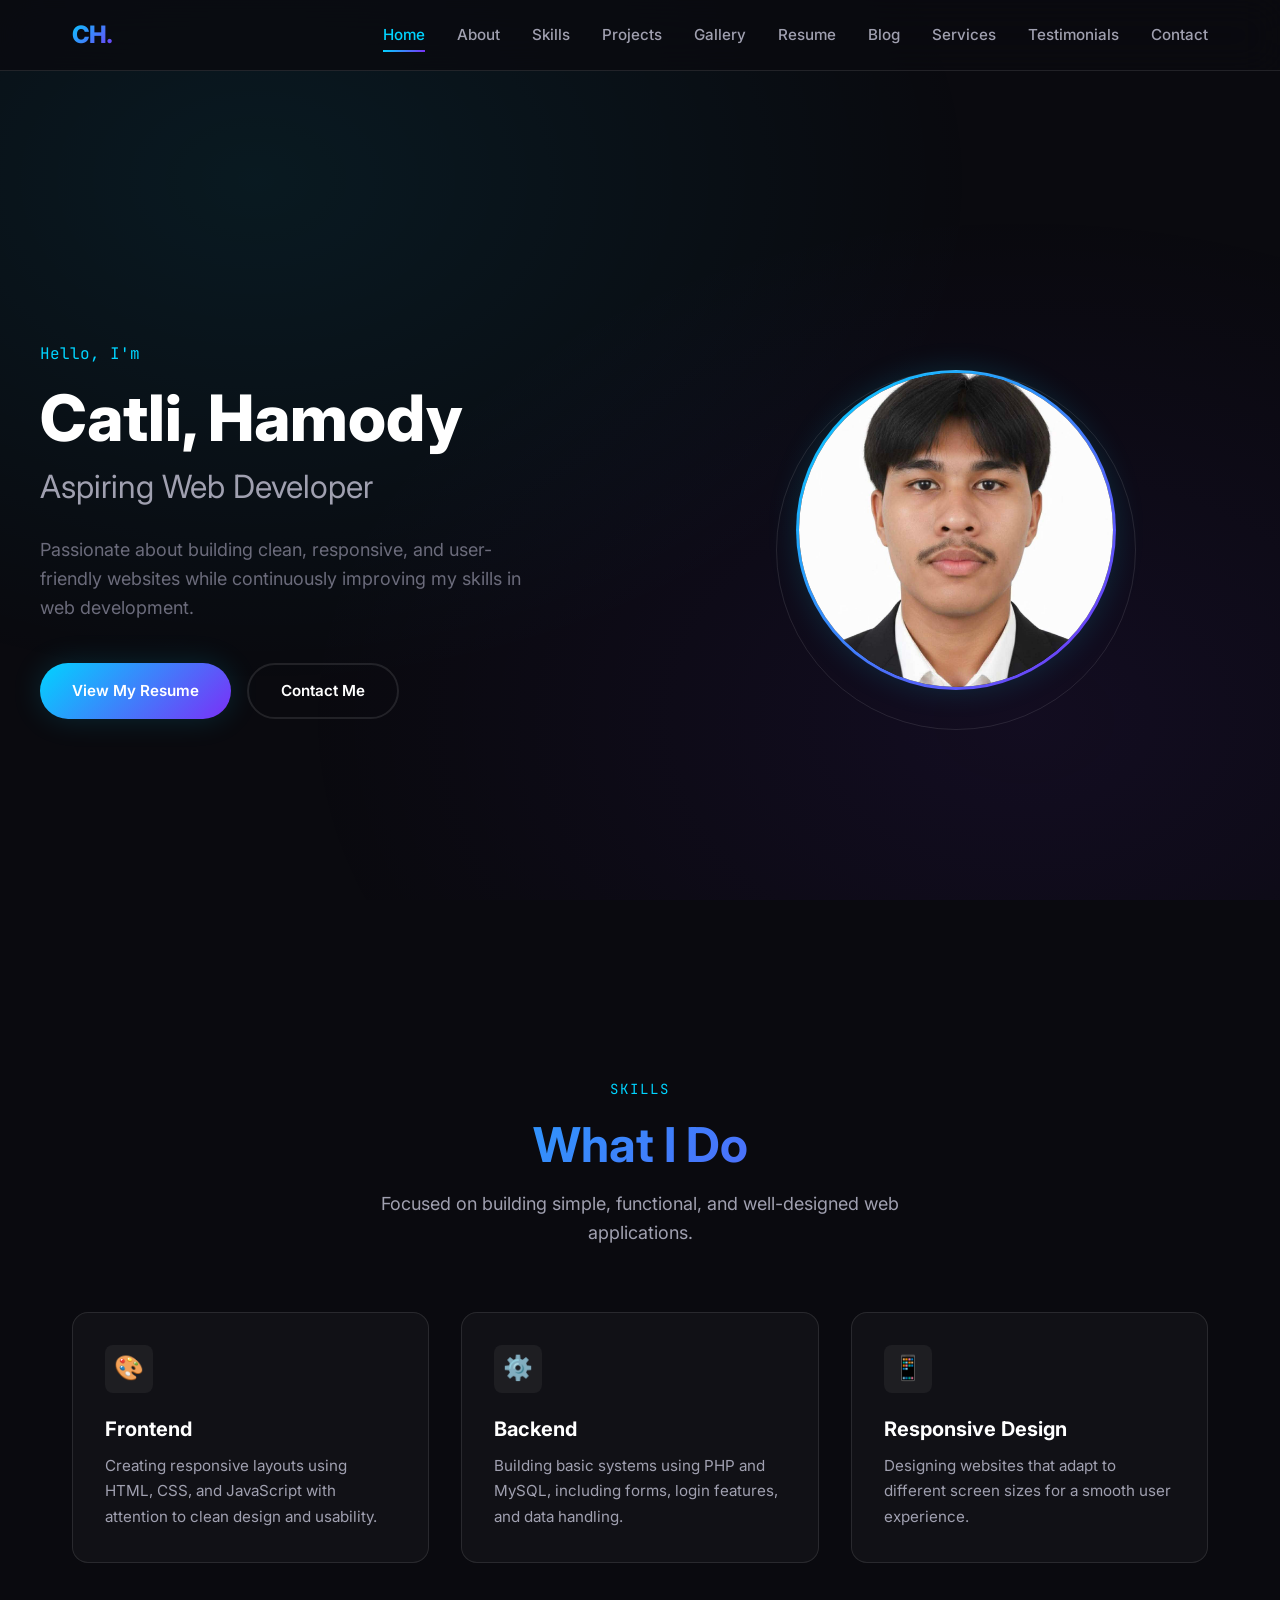
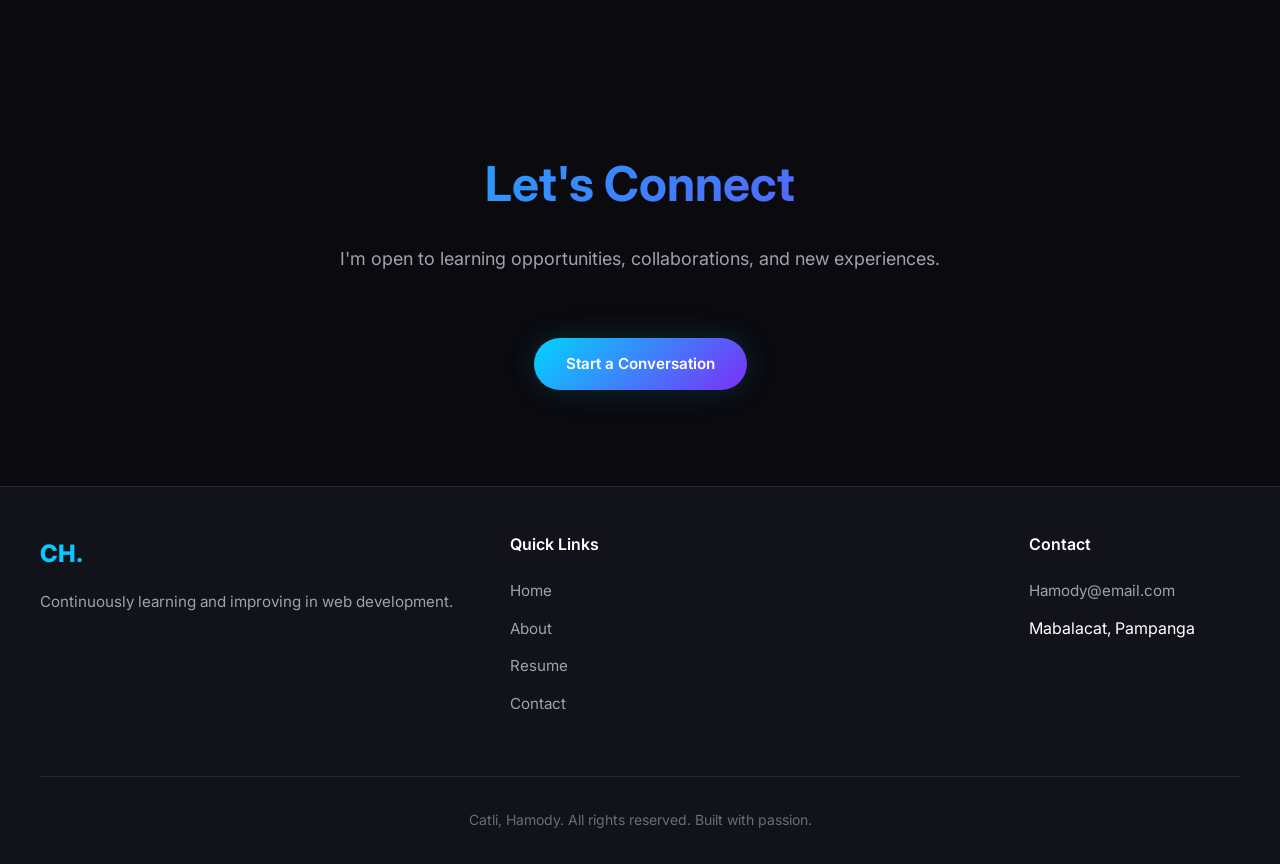
<file: activity 2/index.html>
<!DOCTYPE html>
<html lang="en">
<head>
  <meta charset="UTF-8">
  <meta name="viewport" content="width=device-width, initial-scale=1.0">
  <title>Catli, Hamody | Aspiring Web Developer</title>

  <link rel="preconnect" href="https://fonts.googleapis.com">
  <link rel="preconnect" href="https://fonts.gstatic.com" crossorigin>
  <link href="https://fonts.googleapis.com/css2?family=Inter:wght@400;500;600;700;800&family=JetBrains+Mono:wght@400;500&display=swap" rel="stylesheet">
  
  <link rel="stylesheet" href="css/style.css">
</head>

<body>

  <!-- Navigation -->
  <nav class="navbar">
    <div class="nav-container">
      <a href="index.html" class="nav-logo">CH.</a>
      <button class="mobile-menu-btn" onclick="document.querySelector('.nav-links').classList.toggle('active')">☰</button>
      <ul class="nav-links">
        <li><a href="index.html" class="active">Home</a></li>
        <li><a href="about.html">About</a></li>
        <li><a href="skills.html">Skills</a></li>
        <li><a href="projects.html">Projects</a></li>
        <li><a href="gallery.html">Gallery</a></li>
        <li><a href="resume.html">Resume</a></li>
        <li><a href="blog.html">Blog</a></li>
        <li><a href="services.html">Services</a></li>
        <li><a href="testimonials.html">Testimonials</a></li>
        <li><a href="contact.html">Contact</a></li>
      </ul>
    </div>
  </nav>

  <main>

    <!-- Hero -->
    <section class="hero">
      <div class="hero-container">

        <div class="hero-content">
          <span class="hero-greeting">Hello, I'm</span>
          <h1 class="hero-name">Catli, Hamody</h1>
          <p class="hero-role">Aspiring Web Developer</p>

          <p class="hero-tagline">
            Passionate about building clean, responsive, and user-friendly websites while continuously improving my skills in web development.
          </p>

          <div class="hero-buttons">
            <a href="resume.html" class="btn btn-primary">View My Resume</a>
            <a href="contact.html" class="btn btn-secondary">Contact Me</a>
          </div>
        </div>

        <div class="hero-image-wrapper">
          <div class="hero-image-ring"></div>
          <img src="img/prof.jpg" alt="Catli, Hamody" class="hero-image">
        </div>

      </div>
    </section>

    <!-- Skills Preview -->
    <section class="section">
      <div class="section-header">
        <span class="section-tag">Skills</span>
        <h2 class="section-title">What I Do</h2>
        <p class="section-subtitle">
          Focused on building simple, functional, and well-designed web applications.
        </p>
      </div>

      <div class="grid-3">

        <div class="card">
          <div class="card-icon">🎨</div>
          <h3 class="card-title">Frontend</h3>
          <p class="card-text">
            Creating responsive layouts using HTML, CSS, and JavaScript with attention to clean design and usability.
          </p>
        </div>

        <div class="card">
          <div class="card-icon">⚙️</div>
          <h3 class="card-title">Backend</h3>
          <p class="card-text">
            Building basic systems using PHP and MySQL, including forms, login features, and data handling.
          </p>
        </div>

        <div class="card">
          <div class="card-icon">📱</div>
          <h3 class="card-title">Responsive Design</h3>
          <p class="card-text">
            Designing websites that adapt to different screen sizes for a smooth user experience.
          </p>
        </div>

      </div>
    </section>

    <!-- CTA -->
    <section class="section" style="text-align: center;">
      <h2 class="section-title mb-2">Let's Connect</h2>
      <p class="section-subtitle mb-4">
        I'm open to learning opportunities, collaborations, and new experiences.
      </p>
      <a href="contact.html" class="btn btn-primary">Start a Conversation</a>
    </section>

  </main>

  <!-- Footer -->
  <footer class="footer">
    <div class="footer-container">
      <div class="footer-grid">

        <div>
          <div class="footer-brand">CH.</div>
          <p class="footer-text">
            Continuously learning and improving in web development.
          </p>
        </div>

        <div>
          <h4 class="footer-title">Quick Links</h4>
          <ul class="footer-links">
            <li><a href="index.html">Home</a></li>
            <li><a href="about.html">About</a></li>
            <li><a href="resume.html">Resume</a></li>
            <li><a href="contact.html">Contact</a></li>
          </ul>
        </div>

        <div></div>

        <div>
          <h4 class="footer-title">Contact</h4>
          <ul class="footer-links">
            <li><a href="mailto:your@email.com">Hamody@email.com</a></li>
            <li>Mabalacat, Pampanga</li>
          </ul>
        </div>

      </div>

      <div class="footer-bottom">
        <p>Catli, Hamody. All rights reserved. Built with passion.</p>
      </div>
    </div>
  </footer>

</body>
</html>
</file>
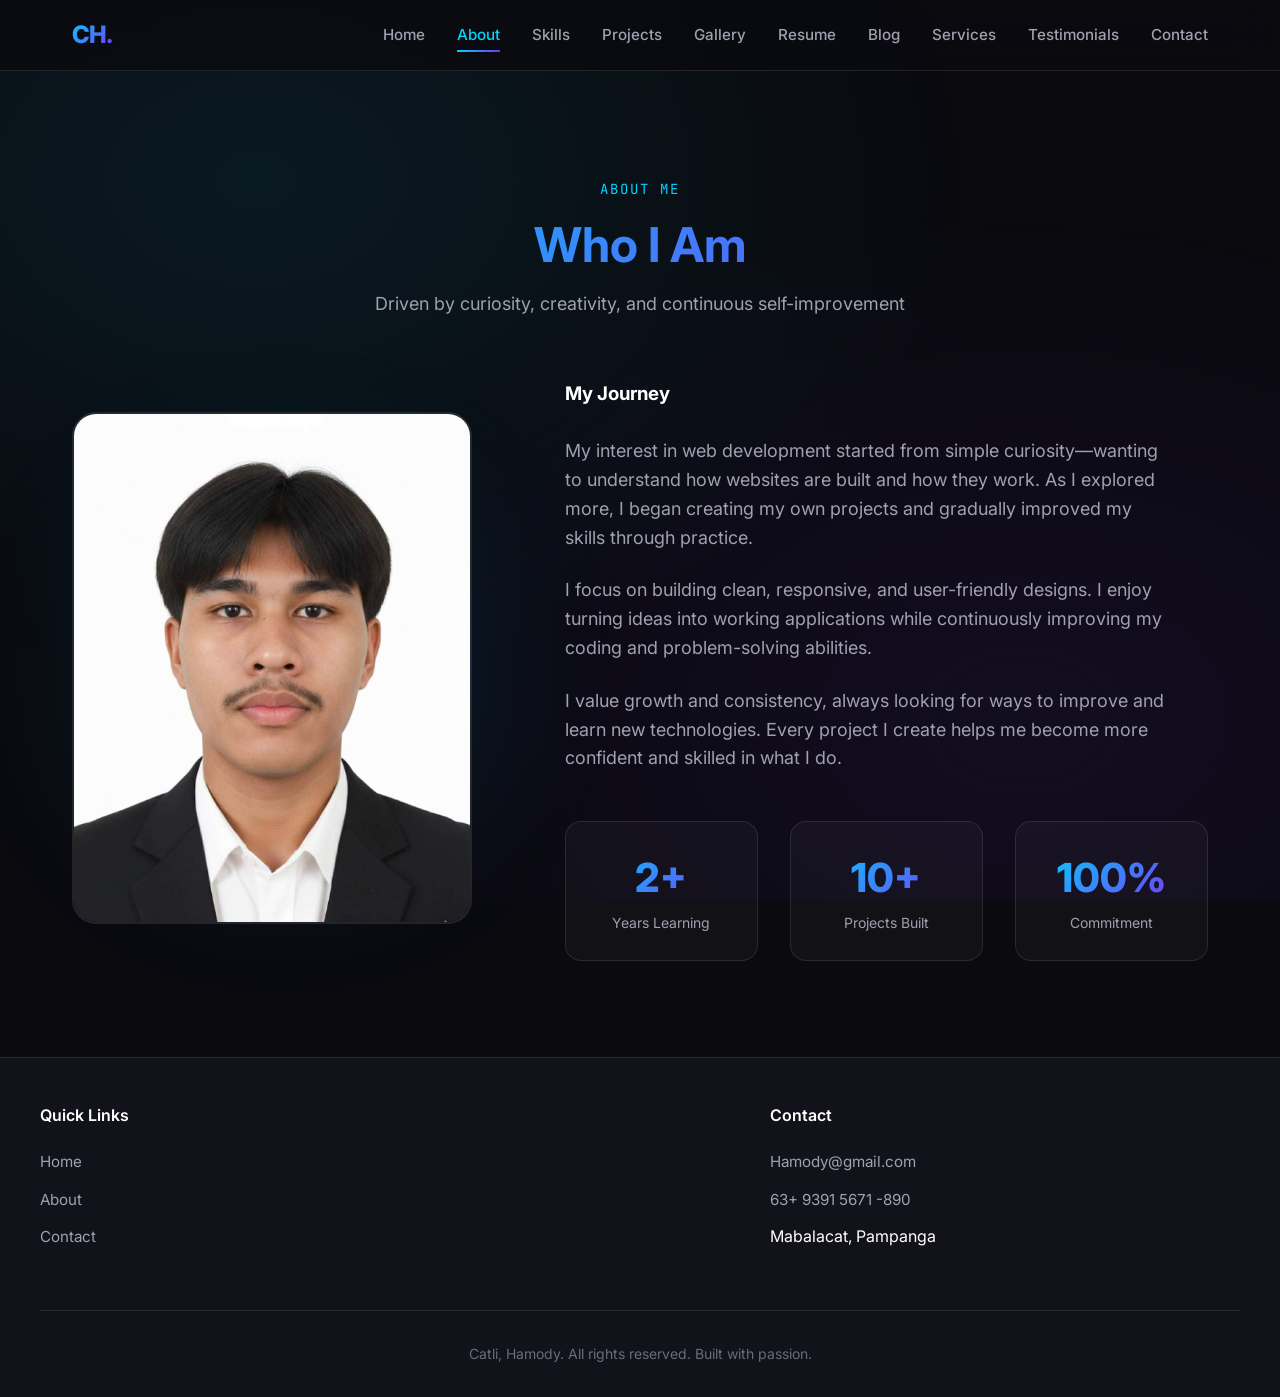
<file: activity 2/about.html>
<!DOCTYPE html>
<html lang="en">
<head>
  <meta charset="UTF-8">
  <meta name="viewport" content="width=device-width, initial-scale=1.0">
  <title>About | Catli, Hamody</title>

  <link rel="preconnect" href="https://fonts.googleapis.com">
  <link rel="preconnect" href="https://fonts.gstatic.com" crossorigin>
  <link href="https://fonts.googleapis.com/css2?family=Inter:wght@400;500;600;700;800&family=JetBrains+Mono:wght@400;500&display=swap" rel="stylesheet">
  
  <link rel="stylesheet" href="css/style.css">
</head>

<body>

  <!-- Navigation -->
  <nav class="navbar">
    <div class="nav-container">
      <a href="index.html" class="nav-logo">CH.</a>
      <button class="mobile-menu-btn" onclick="document.querySelector('.nav-links').classList.toggle('active')">☰</button>
  <ul class="nav-links">
        <li><a href="index.html">Home</a></li>
        <li><a href="about.html" class="active">About</a></li>
        <li><a href="skills.html">Skills</a></li>
        <li><a href="projects.html">Projects</a></li>
        <li><a href="gallery.html">Gallery</a></li>
        <li><a href="resume.html">Resume</a></li>
        <li><a href="blog.html">Blog</a></li>
        <li><a href="services.html">Services</a></li>
        <li><a href="testimonials.html">Testimonials</a></li>
        <li><a href="contact.html">Contact</a></li>
      </ul>
    </div>
  </nav>

  <!-- Main -->
  <main>

    <section class="section">
      <div class="section-header">
        <span class="section-tag">About Me</span>
        <h2 class="section-title">Who I Am</h2>
        <p class="section-subtitle">Driven by curiosity, creativity, and continuous self-improvement</p>
      </div>

      <div class="about-grid">

        <!-- Image -->
        <div class="about-image">
          <div class="about-image-glow"></div>
          <img src="img/prof.jpg" alt="Catli, Hamody" class="about-image-main">
        </div>

        <!-- Content -->
        <div>
          <h3 class="mb-2">My Journey</h3>

          <p class="section-subtitle" style="text-align: left; margin: 0 0 1.5rem 0;">
            My interest in web development started from simple curiosity—wanting to understand how websites are built and how they work. As I explored more, I began creating my own projects and gradually improved my skills through practice.
          </p>

          <p class="section-subtitle" style="text-align: left; margin: 0 0 1.5rem 0;">
            I focus on building clean, responsive, and user-friendly designs. I enjoy turning ideas into working applications while continuously improving my coding and problem-solving abilities.
          </p>

          <p class="section-subtitle" style="text-align: left; margin: 0 0 1.5rem 0;">
            I value growth and consistency, always looking for ways to improve and learn new technologies. Every project I create helps me become more confident and skilled in what I do.
          </p>

          <!-- Stats -->
          <div class="about-stats">
            <div class="stat-item">
              <span class="stat-number">2+</span>
              <span class="stat-label">Years Learning</span>
            </div>
            <div class="stat-item">
              <span class="stat-number">10+</span>
              <span class="stat-label">Projects Built</span>
            </div>
            <div class="stat-item">
              <span class="stat-number">100%</span>
              <span class="stat-label">Commitment</span>
            </div>
          </div>

        </div>
      </div>
    </section>

  </main>

  <!-- Footer -->
  <footer class="footer">
    <div class="footer-container">
      <div class="footer-grid">

        <div>
          <h4 class="footer-title">Quick Links</h4>
          <ul class="footer-links">
            <li><a href="index.html">Home</a></li>
            <li><a href="about.html">About</a></li>
            <li><a href="contact.html">Contact</a></li>
          </ul>
        </div>

        <div></div>

        <div>
          <h4 class="footer-title">Contact</h4>
          <ul class="footer-links">
            <li><a href="mailto:hello@johndoe.dev">Hamody@gmail.com</a></li>
            <li><a href="tel:+1234567890">63+ 9391 5671 -890</a></li>
            <li>Mabalacat, Pampanga</li>
          </ul>
        </div>

      </div>

      <div class="footer-bottom">
        <p>Catli, Hamody. All rights reserved. Built with passion.</p>
      </div>
    </div>
  </footer>

</body>
</html>
</file>
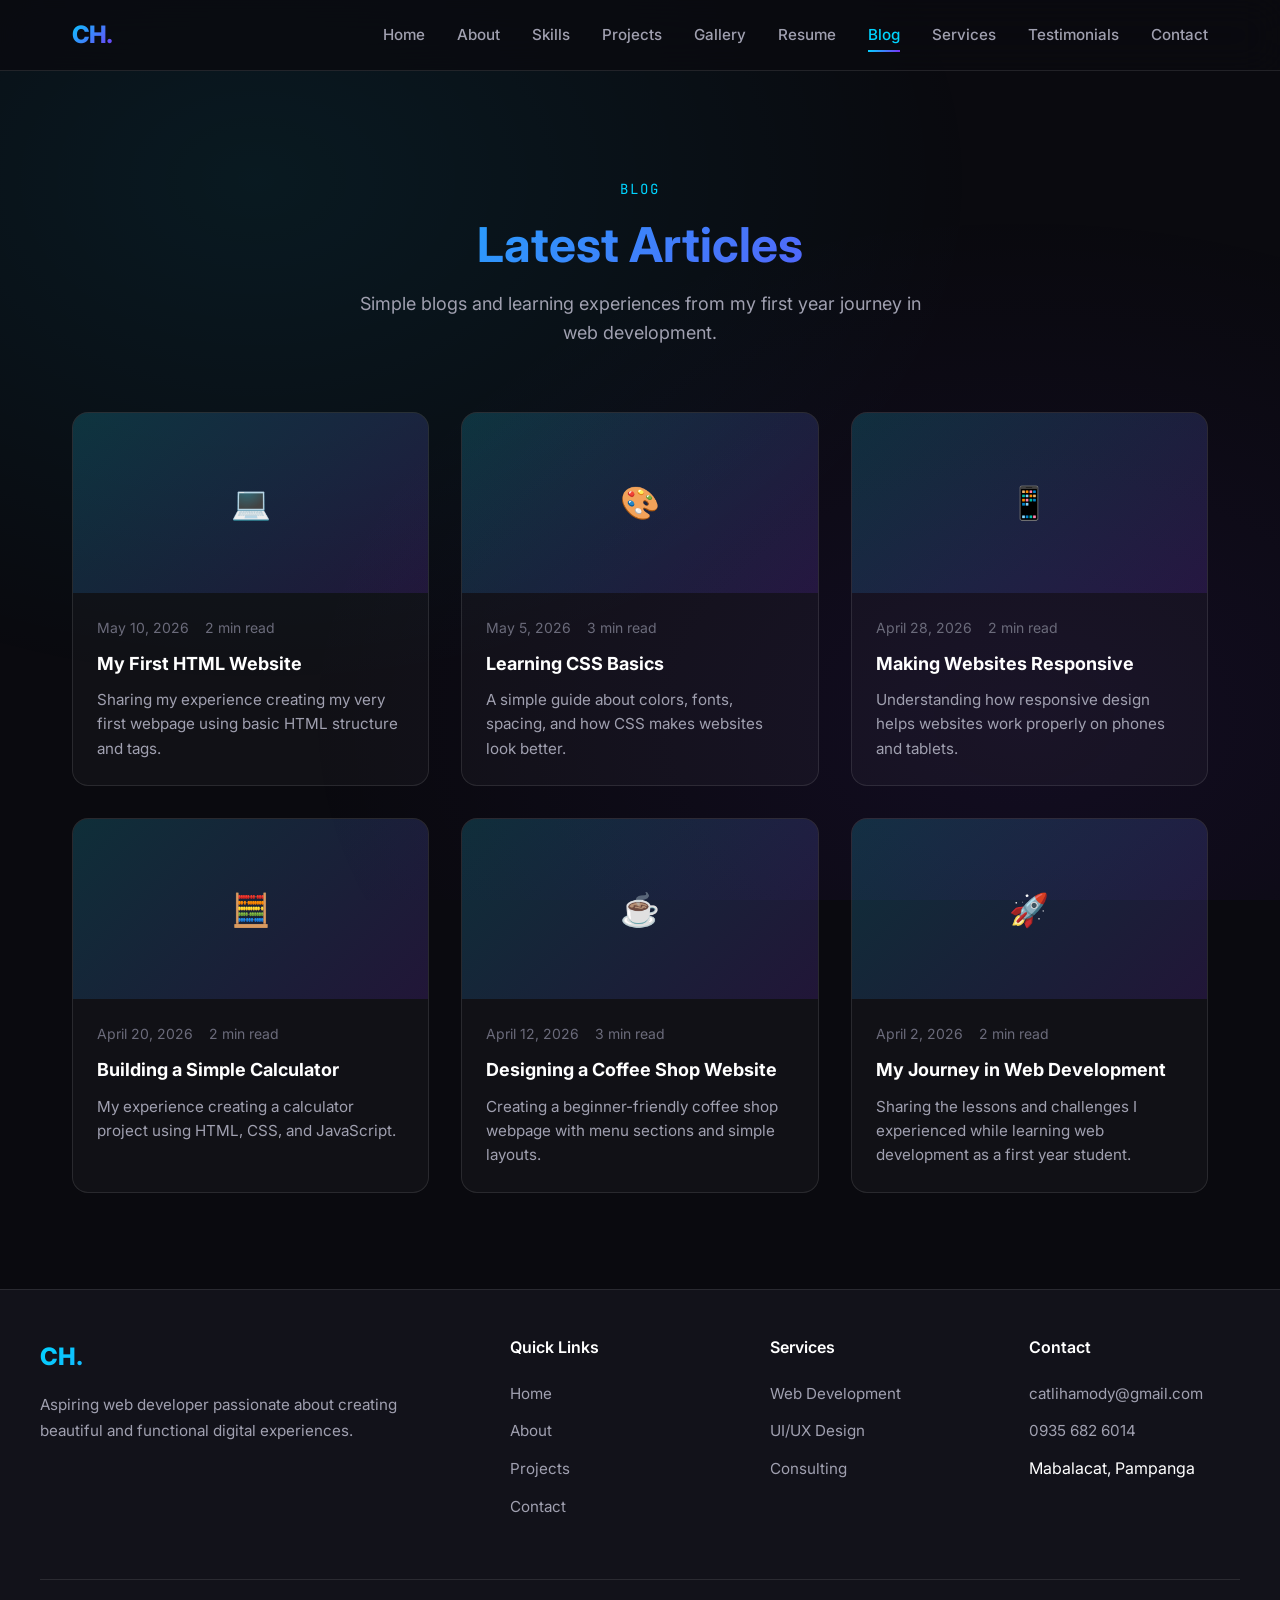
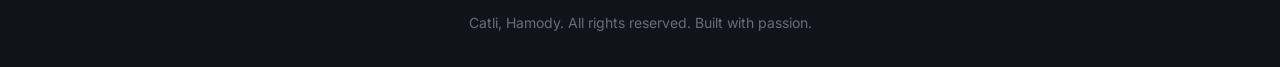
<file: activity 2/blog.html>
<!DOCTYPE html>
<html lang="en">
<head>
  <meta charset="UTF-8">
  <meta name="viewport" content="width=device-width, initial-scale=1.0">
  <title>Blog | Catli, Hamody</title>
  <link rel="preconnect" href="https://fonts.googleapis.com">
  <link rel="preconnect" href="https://fonts.gstatic.com" crossorigin>
  <link href="https://fonts.googleapis.com/css2?family=Inter:wght@400;500;600;700;800&family=JetBrains+Mono:wght@400;500&display=swap" rel="stylesheet">
  <link rel="stylesheet" href="css/style.css">
</head>
<body>
  <!-- Navigation -->
  <nav class="navbar">
    <div class="nav-container">
      <a href="index.html" class="nav-logo">CH.</a>
      <button class="mobile-menu-btn" onclick="document.querySelector('.nav-links').classList.toggle('active')">☰</button>
      <ul class="nav-links">
        <li><a href="index.html">Home</a></li>
        <li><a href="about.html">About</a></li>
        <li><a href="skills.html">Skills</a></li>
        <li><a href="projects.html">Projects</a></li>
        <li><a href="gallery.html">Gallery</a></li>
        <li><a href="resume.html">Resume</a></li>
        <li><a href="blog.html" class="active">Blog</a></li>
        <li><a href="services.html">Services</a></li>
        <li><a href="testimonials.html">Testimonials</a></li>
        <li><a href="contact.html">Contact</a></li>
      </ul>
    </div>
  </nav>

 <main>
  <section class="section">

    <div class="section-header">
      <span class="section-tag">Blog</span>

      <h2 class="section-title">
        Latest Articles
      </h2>

      <p class="section-subtitle">
        Simple blogs and learning experiences from my first year journey in web development.
      </p>
    </div>

    <div class="blog-grid">

      <!-- BLOG 1 -->

      <article class="blog-card">

        <div class="blog-image">💻</div>

        <div class="blog-content">

          <div class="blog-meta">
            <span>May 10, 2026</span>
            <span>2 min read</span>
          </div>

          <h3 class="blog-title">
            My First HTML Website
          </h3>

          <p class="blog-excerpt">
            Sharing my experience creating my very first webpage using basic HTML structure and tags.
          </p>

        </div>
      </article>

      <!-- BLOG 2 -->

      <article class="blog-card">

        <div class="blog-image">🎨</div>

        <div class="blog-content">

          <div class="blog-meta">
            <span>May 5, 2026</span>
            <span>3 min read</span>
          </div>

          <h3 class="blog-title">
            Learning CSS Basics
          </h3>

          <p class="blog-excerpt">
            A simple guide about colors, fonts, spacing, and how CSS makes websites look better.
          </p>

        </div>
      </article>

      <!-- BLOG 3 -->

      <article class="blog-card">

        <div class="blog-image">📱</div>

        <div class="blog-content">

          <div class="blog-meta">
            <span>April 28, 2026</span>
            <span>2 min read</span>
          </div>

          <h3 class="blog-title">
            Making Websites Responsive
          </h3>

          <p class="blog-excerpt">
            Understanding how responsive design helps websites work properly on phones and tablets.
          </p>

        </div>
      </article>

      <!-- BLOG 4 -->

      <article class="blog-card">

        <div class="blog-image">🧮</div>

        <div class="blog-content">

          <div class="blog-meta">
            <span>April 20, 2026</span>
            <span>2 min read</span>
          </div>

          <h3 class="blog-title">
            Building a Simple Calculator
          </h3>

          <p class="blog-excerpt">
            My experience creating a calculator project using HTML, CSS, and JavaScript.
          </p>

        </div>
      </article>

      <!-- BLOG 5 -->

      <article class="blog-card">

        <div class="blog-image">☕</div>

        <div class="blog-content">

          <div class="blog-meta">
            <span>April 12, 2026</span>
            <span>3 min read</span>
          </div>

          <h3 class="blog-title">
            Designing a Coffee Shop Website
          </h3>

          <p class="blog-excerpt">
            Creating a beginner-friendly coffee shop webpage with menu sections and simple layouts.
          </p>

        </div>
      </article>

      <!-- BLOG 6 -->

      <article class="blog-card">

        <div class="blog-image">🚀</div>

        <div class="blog-content">

          <div class="blog-meta">
            <span>April 2, 2026</span>
            <span>2 min read</span>
          </div>

          <h3 class="blog-title">
            My Journey in Web Development
          </h3>

          <p class="blog-excerpt">
            Sharing the lessons and challenges I experienced while learning web development as a first year student.
          </p>

        </div>
      </article>

    </div>

  </section>
</main>

  <!-- Footer -->
  <footer class="footer">
    <div class="footer-container">
      <div class="footer-grid">
        <div>
          <div class="footer-brand">CH.</div>
          <p class="footer-text">Aspiring web developer passionate about creating beautiful and functional digital experiences.</p>
        </div>
        <div>
          <h4 class="footer-title">Quick Links</h4>
          <ul class="footer-links">
            <li><a href="index.html">Home</a></li>
            <li><a href="about.html">About</a></li>
            <li><a href="projects.html">Projects</a></li>
            <li><a href="contact.html">Contact</a></li>
          </ul>
        </div>
        <div>
          <h4 class="footer-title">Services</h4>
          <ul class="footer-links">
            <li><a href="services.html">Web Development</a></li>
            <li><a href="services.html">UI/UX Design</a></li>
            <li><a href="services.html">Consulting</a></li>
          </ul>
        </div>
        <div>
          <h4 class="footer-title">Contact</h4>
          <ul class="footer-links">
            <li><a href="mailto:catlihamody@gmail.com">catlihamody@gmail.com</a></li>
            <li><a href="tel:+639356826014">0935 682 6014</a></li>
            <li>Mabalacat, Pampanga</li>
          </ul>
        </div>
      </div>
      <div class="footer-bottom">
        <p> Catli, Hamody. All rights reserved. Built with passion.</p>
      </div>
    </div>
  </footer>
</body>
</html>
</file>
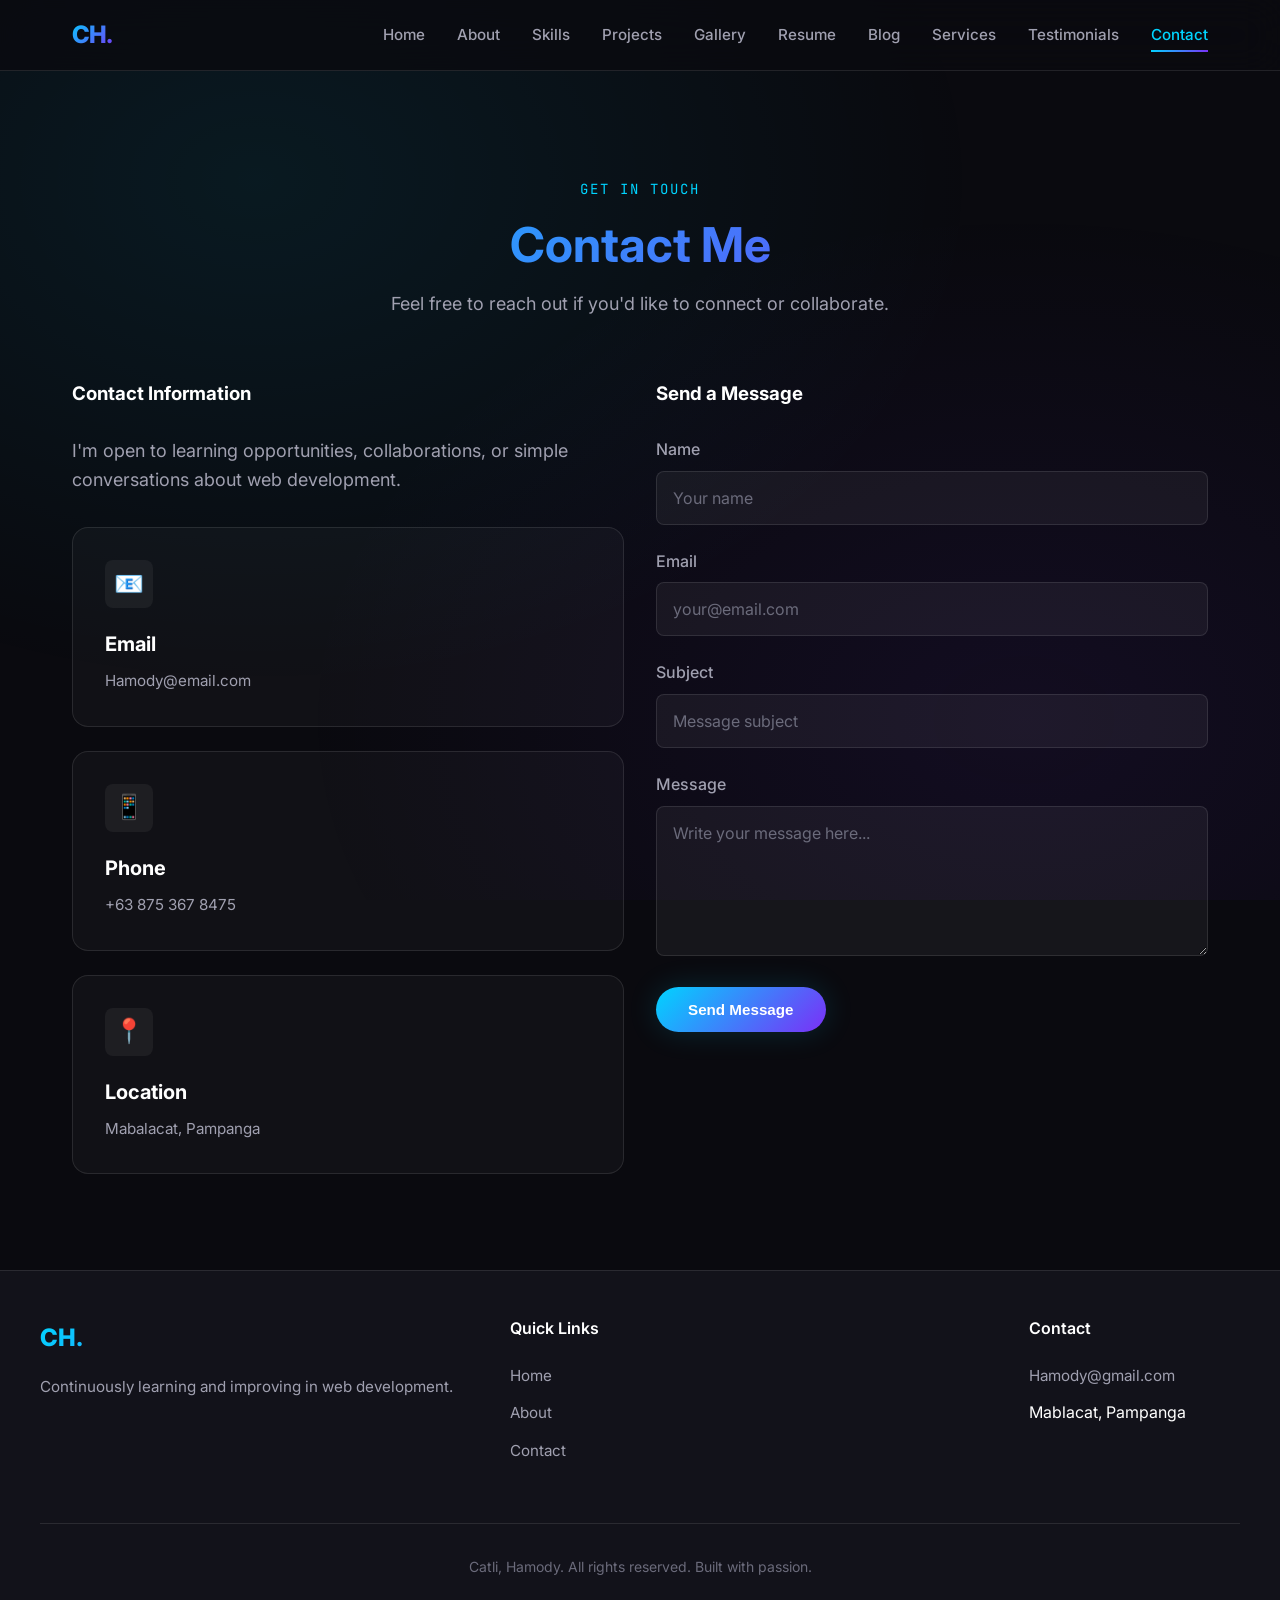
<file: activity 2/contact.html>
<!DOCTYPE html>
<html lang="en">
<head>
  <meta charset="UTF-8">
  <meta name="viewport" content="width=device-width, initial-scale=1.0">
  <title>Contact | Catli, Hamody</title>

  <link rel="preconnect" href="https://fonts.googleapis.com">
  <link rel="preconnect" href="https://fonts.gstatic.com" crossorigin>
  <link href="https://fonts.googleapis.com/css2?family=Inter:wght@400;500;600;700;800&family=JetBrains+Mono:wght@400;500&display=swap" rel="stylesheet">
  
  <link rel="stylesheet" href="css/style.css">
</head>

<body>

  <!-- Navigation -->
  <nav class="navbar">
    <div class="nav-container">
      <a href="index.html" class="nav-logo">CH.</a>
      <button class="mobile-menu-btn" onclick="document.querySelector('.nav-links').classList.toggle('active')">☰</button>
      <ul class="nav-links">
        <li><a href="index.html">Home</a></li>
        <li><a href="about.html">About</a></li>
        <li><a href="skills.html">Skills</a></li>
        <li><a href="projects.html">Projects</a></li>
        <li><a href="gallery.html">Gallery</a></li>
        <li><a href="resume.html">Resume</a></li>
        <li><a href="blog.html">Blog</a></li>
        <li><a href="services.html">Services</a></li>
        <li><a href="testimonials.html">Testimonials</a></li>
        <li><a href="contact.html" class="active">Contact</a></li>
      </ul>
    </div>
  </nav>

  <main>

    <section class="section">
      <div class="section-header">
        <span class="section-tag">Get In Touch</span>
        <h2 class="section-title">Contact Me</h2>
        <p class="section-subtitle">Feel free to reach out if you'd like to connect or collaborate.</p>
      </div>

      <div class="grid-2">

        <!-- LEFT -->
        <div>
          <h3 class="mb-2">Contact Information</h3>
          <p class="section-subtitle" style="text-align: left; margin: 0 0 2rem 0;">
            I'm open to learning opportunities, collaborations, or simple conversations about web development.
          </p>

          <div class="card" style="margin-bottom: 1.5rem;">
            <div class="card-icon">📧</div>
            <h4 class="card-title">Email</h4>
            <p class="card-text">
              <a href="mailto:your@email.com">Hamody@email.com</a>
            </p>
          </div>

          <div class="card" style="margin-bottom: 1.5rem;">
            <div class="card-icon">📱</div>
            <h4 class="card-title">Phone</h4>
            <p class="card-text">
              <a href="tel:+639XXXXXXXXX">+63 875 367 8475</a>
            </p>
          </div>

          <div class="card">
            <div class="card-icon">📍</div>
            <h4 class="card-title">Location</h4>
            <p class="card-text">Mabalacat, Pampanga</p>
          </div>
        </div>

        <!-- RIGHT -->
        <div>
          <h3 class="mb-2">Send a Message</h3>

          <form class="contact-form" onsubmit="event.preventDefault(); alert('Message sent! Thank you for reaching out.');">
            
            <div class="form-group">
              <label class="form-label" for="name">Name</label>
              <input type="text" id="name" class="form-input" placeholder="Your name" required>
            </div>

            <div class="form-group">
              <label class="form-label" for="email">Email</label>
              <input type="email" id="email" class="form-input" placeholder="your@email.com" required>
            </div>

            <div class="form-group">
              <label class="form-label" for="subject">Subject</label>
              <input type="text" id="subject" class="form-input" placeholder="Message subject" required>
            </div>

            <div class="form-group">
              <label class="form-label" for="message">Message</label>
              <textarea id="message" class="form-textarea" placeholder="Write your message here..." required></textarea>
            </div>

            <button type="submit" class="btn btn-primary">Send Message</button>

          </form>
        </div>

      </div>
    </section>

  </main>

  <!-- Footer -->
  <footer class="footer">
    <div class="footer-container">
      <div class="footer-grid">

        <div>
          <div class="footer-brand">CH.</div>
          <p class="footer-text">Continuously learning and improving in web development.</p>
        </div>

        <div>
          <h4 class="footer-title">Quick Links</h4>
          <ul class="footer-links">
            <li><a href="index.html">Home</a></li>
            <li><a href="about.html">About</a></li>
            <li><a href="contact.html">Contact</a></li>
          </ul>
        </div>

        <div></div>

        <div>
          <h4 class="footer-title">Contact</h4>
          <ul class="footer-links">
            <li><a href="mailto:your@email.com">Hamody@gmail.com</a></li>
            <li>Mablacat, Pampanga</li>
          </ul>
        </div>

      </div>

      <div class="footer-bottom">
        <p>Catli, Hamody. All rights reserved. Built with passion.</p>
      </div>
    </div>
  </footer>

</body>
</html>
</file>
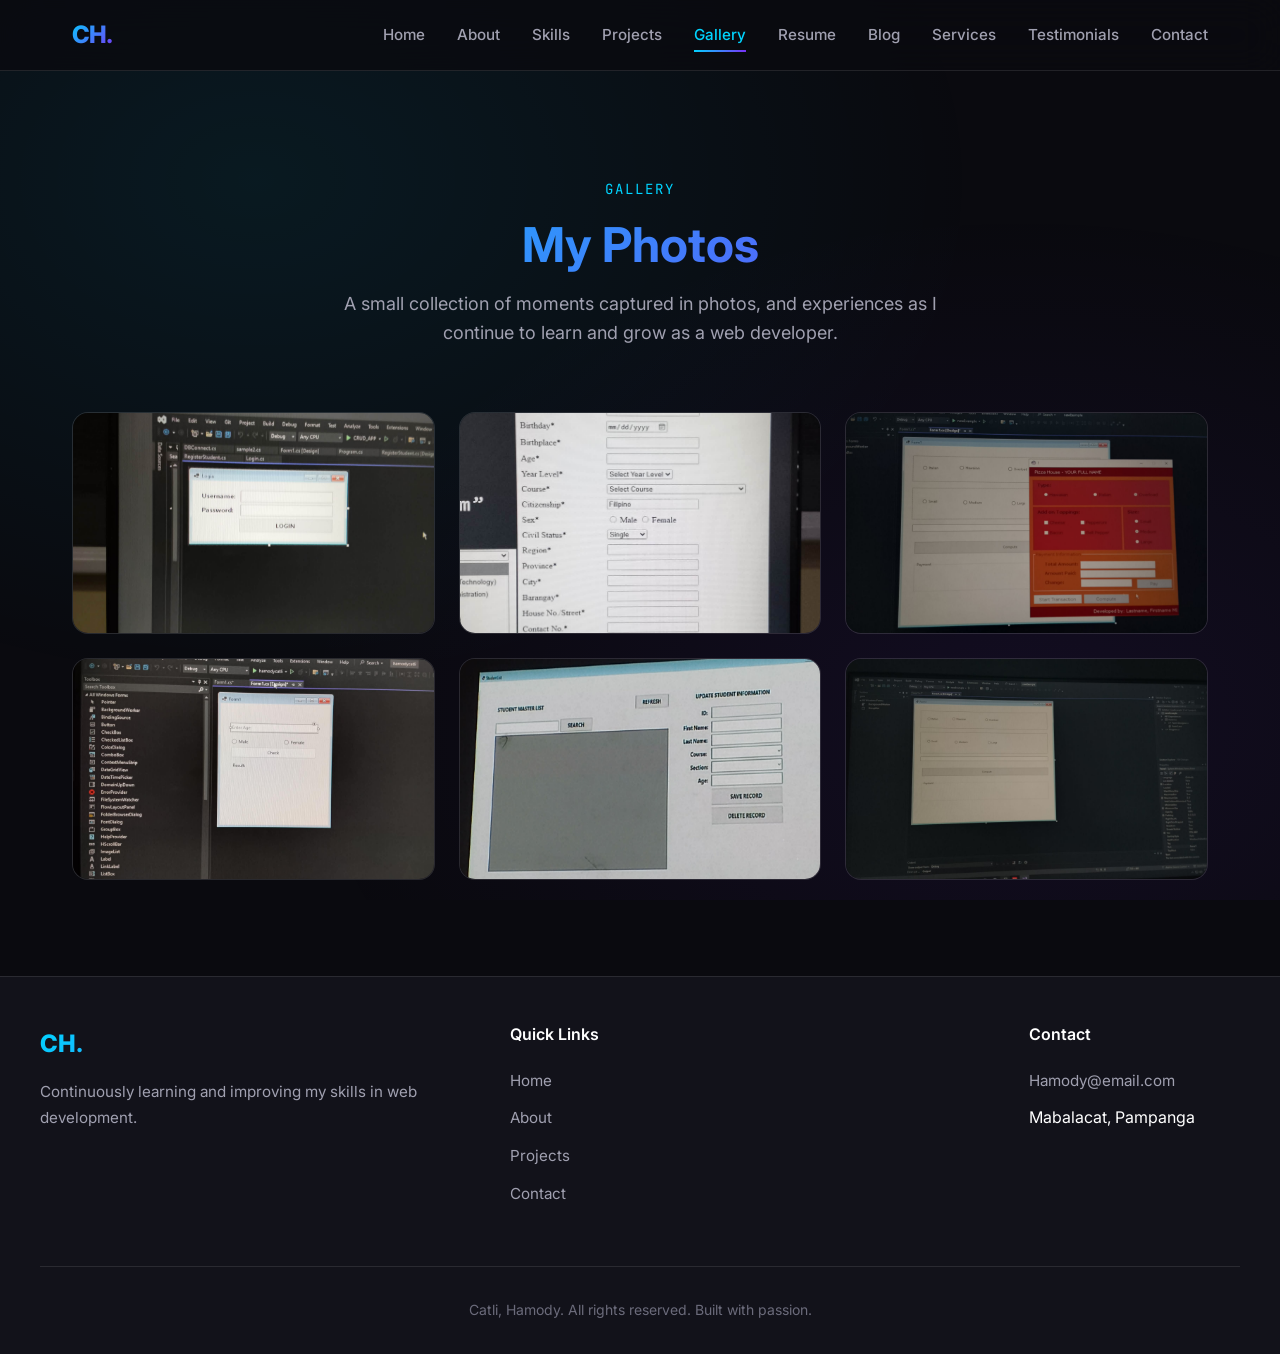
<file: activity 2/gallery.html>
<!DOCTYPE html>
<html lang="en">
<head>
  <meta charset="UTF-8" />
  <meta name="viewport" content="width=device-width, initial-scale=1.0"/>
  <title>Gallery | Catli, Hamody</title>

  <link rel="preconnect" href="https://fonts.googleapis.com">
  <link rel="preconnect" href="https://fonts.gstatic.com" crossorigin>
  <link href="https://fonts.googleapis.com/css2?family=Inter:wght@400;500;600;700;800&family=JetBrains+Mono:wght@400;500&display=swap" rel="stylesheet">

  <link rel="stylesheet" href="css/style.css">
</head>

<body>

  <!-- NAVBAR -->
  <nav class="navbar">
    <div class="nav-container">
      <a href="index.html" class="nav-logo">CH.</a>

      <button class="mobile-menu-btn" onclick="document.querySelector('.nav-links').classList.toggle('active')">
        ☰
      </button>

      <ul class="nav-links">
        <li><a href="index.html">Home</a></li>
        <li><a href="about.html">About</a></li>
        <li><a href="skills.html">Skills</a></li>
        <li><a href="projects.html">Projects</a></li>
        <li><a href="gallery.html" class="active">Gallery</a></li>
        <li><a href="resume.html">Resume</a></li>
        <li><a href="blog.html">Blog</a></li>
        <li><a href="services.html">Services</a></li>
        <li><a href="testimonials.html">Testimonials</a></li>
        <li><a href="contact.html">Contact</a></li>
      </ul>
    </div>
  </nav>

  <main>

    <!-- GALLERY -->
    <section class="section">
      <div class="section-header">
        <span class="section-tag">Gallery</span>
        <h2 class="section-title">My Photos</h2>
        <p class="section-subtitle">
          A small collection of moments captured in photos, and experiences as I continue to learn and grow as a web developer. 
        </p>
      </div>

      <div class="gallery-grid">
        <figure class="gallery-item">
          <img class="gallery-image" src="img/gallery1.jpg" alt="Gallery photo 1" loading="lazy">
        </figure>

        <figure class="gallery-item">
          <img class="gallery-image" src="img/gallery2.jpg" alt="Gallery photo 2" loading="lazy">
        </figure>

        <figure class="gallery-item">
          <img class="gallery-image" src="img/gallery3.jpg" alt="Gallery photo 3" loading="lazy">
        </figure>

        <figure class="gallery-item">
          <img class="gallery-image" src="img/gallery4.jpg" alt="Gallery photo 4" loading="lazy">
        </figure>

        <figure class="gallery-item">
          <img class="gallery-image" src="img/gallery5.jpg" alt="Gallery photo 5" loading="lazy">
        </figure>

        <figure class="gallery-item">
          <img class="gallery-image" src="img/gallery6.jpg" alt="Gallery photo 6" loading="lazy">
        </figure>
      </div>
    </section>

  </main>

  <!-- FOOTER -->
  <footer class="footer">
    <div class="footer-container">
      <div class="footer-grid">
        <div>
          <div class="footer-brand">CH.</div>
          <p class="footer-text">Continuously learning and improving my skills in web development.</p>
        </div>

        <div>
          <h4 class="footer-title">Quick Links</h4>
          <ul class="footer-links">
            <li><a href="index.html">Home</a></li>
            <li><a href="about.html">About</a></li>
            <li><a href="projects.html">Projects</a></li>
            <li><a href="contact.html">Contact</a></li>
          </ul>
        </div>

        <div></div>

        <div>
          <h4 class="footer-title">Contact</h4>
          <ul class="footer-links">
            <li><a href="mailto:your@email.com">Hamody@email.com</a></li>
            <li>Mabalacat, Pampanga</li>
          </ul>
        </div>
      </div>

      <div class="footer-bottom">
        <p>Catli, Hamody. All rights reserved. Built with passion.</p>
      </div>
    </div>
  </footer>

</body>
</html>
</file>
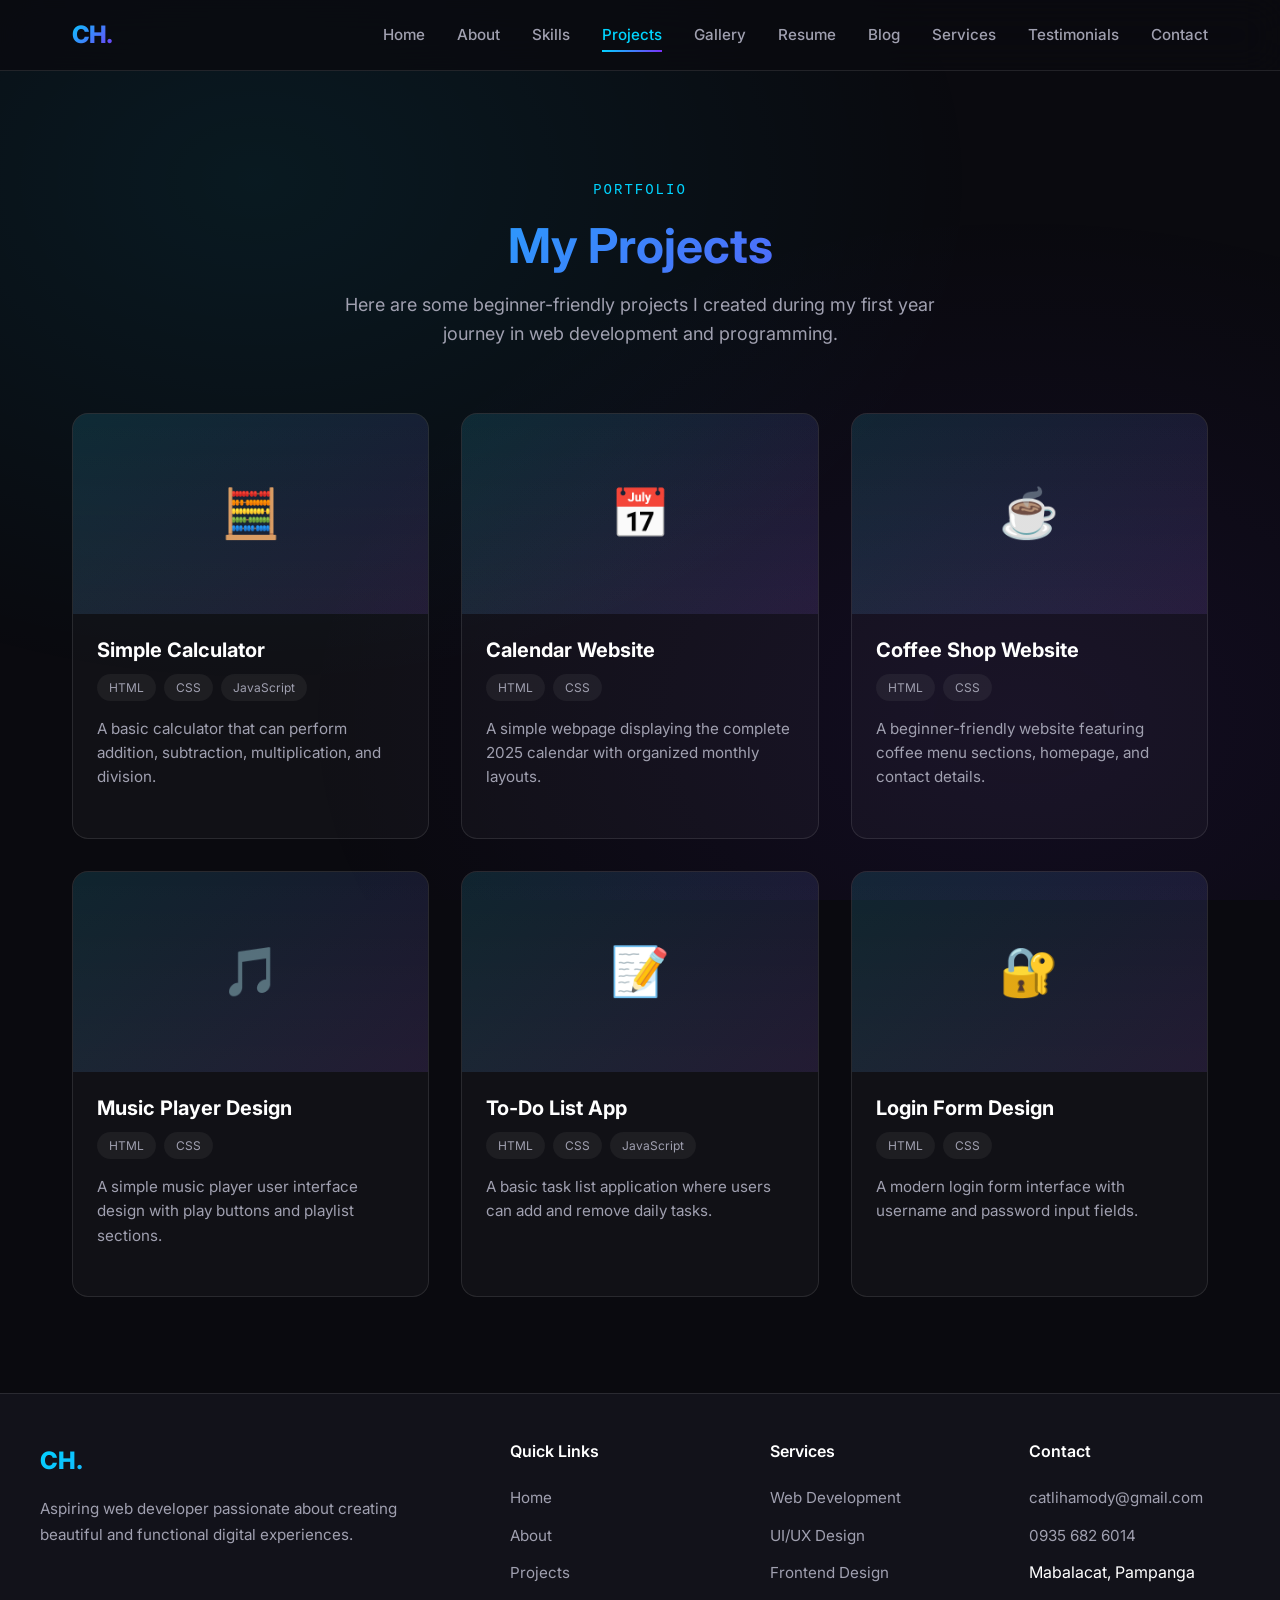
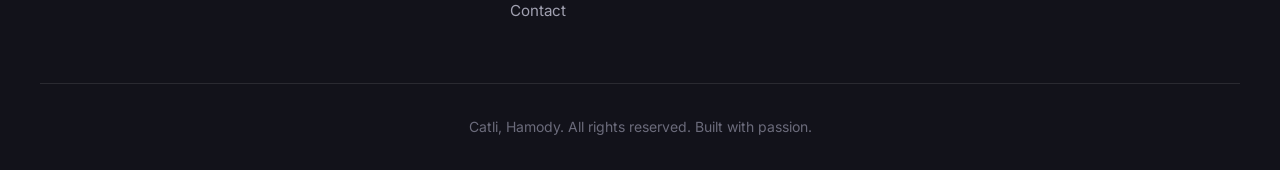
<file: activity 2/projects.html>
<!DOCTYPE html>
<html lang="en">
<head>
  <meta charset="UTF-8" />
  <meta name="viewport" content="width=device-width, initial-scale=1.0"/>
  <title>Projects | Catli, Hamody</title>

  <link rel="preconnect" href="https://fonts.googleapis.com">
  <link rel="preconnect" href="https://fonts.gstatic.com" crossorigin>
  <link href="https://fonts.googleapis.com/css2?family=Inter:wght@400;500;600;700;800&display=swap" rel="stylesheet">

  <link rel="stylesheet" href="css/style.css">
</head>
<body>

  <!-- NAVBAR -->

  <nav class="navbar">
    <div class="nav-container">

      <a href="index.html" class="nav-logo">CH.</a>

      <button class="mobile-menu-btn"
      onclick="document.querySelector('.nav-links').classList.toggle('active')">
        ☰
      </button>

      <ul class="nav-links">
       <li><a href="index.html">Home</a></li>
        <li><a href="about.html">About</a></li>
        <li><a href="skills.html">Skills</a></li>
        <li><a href="projects.html" class="active">Projects</a></li>
        <li><a href="gallery.html">Gallery</a></li>
        <li><a href="resume.html">Resume</a></li>
        <li><a href="blog.html">Blog</a></li>
        <li><a href="services.html">Services</a></li>
        <li><a href="testimonials.html">Testimonials</a></li>
        <li><a href="contact.html">Contact</a></li>
      </ul>



    </div>
  </nav>

  <!-- PROJECTS -->

  <main>

    <section class="section">

      <div class="section-header">
        <span class="section-tag">Portfolio</span>

        <h2 class="section-title">My Projects</h2>

        <p class="section-subtitle">
          Here are some beginner-friendly projects I created during my first year journey in web development and programming.
        </p>
      </div>

      <div class="grid-3">

  <!-- PROJECT 1 -->

  <article class="project-card">
    <div class="project-image">🧮</div>

    <div class="project-content">

      <h3 class="project-title">
        Simple Calculator
      </h3>

      <div class="project-tags">
        <span class="project-tag">HTML</span>
        <span class="project-tag">CSS</span>
        <span class="project-tag">JavaScript</span>
      </div>

      <p class="project-desc">
        A basic calculator that can perform addition, subtraction, multiplication, and division.
      </p>

    </div>
  </article>

  <!-- PROJECT 2 -->

  <article class="project-card">
    <div class="project-image">📅</div>

    <div class="project-content">

      <h3 class="project-title">
        Calendar Website
      </h3>

      <div class="project-tags">
        <span class="project-tag">HTML</span>
        <span class="project-tag">CSS</span>
      </div>

      <p class="project-desc">
        A simple webpage displaying the complete 2025 calendar with organized monthly layouts.
      </p>

    </div>
  </article>

  <!-- PROJECT 3 -->

  <article class="project-card">
    <div class="project-image">☕</div>

    <div class="project-content">

      <h3 class="project-title">
        Coffee Shop Website
      </h3>

      <div class="project-tags">
        <span class="project-tag">HTML</span>
        <span class="project-tag">CSS</span>
      </div>

      <p class="project-desc">
        A beginner-friendly website featuring coffee menu sections, homepage, and contact details.
      </p>

    </div>
  </article>

  <!-- PROJECT 4 -->

  <article class="project-card">
    <div class="project-image">🎵</div>

    <div class="project-content">

      <h3 class="project-title">
        Music Player Design
      </h3>

      <div class="project-tags">
        <span class="project-tag">HTML</span>
        <span class="project-tag">CSS</span>
      </div>

      <p class="project-desc">
        A simple music player user interface design with play buttons and playlist sections.
      </p>

    </div>
  </article>

  <!-- PROJECT 5 -->

  <article class="project-card">
    <div class="project-image">📝</div>

    <div class="project-content">

      <h3 class="project-title">
        To-Do List App
      </h3>

      <div class="project-tags">
        <span class="project-tag">HTML</span>
        <span class="project-tag">CSS</span>
        <span class="project-tag">JavaScript</span>
      </div>

      <p class="project-desc">
        A basic task list application where users can add and remove daily tasks.
      </p>

    </div>
  </article>

  <!-- PROJECT 6 -->

  <article class="project-card">
    <div class="project-image">🔐</div>

    <div class="project-content">

      <h3 class="project-title">
        Login Form Design
      </h3>

      <div class="project-tags">
        <span class="project-tag">HTML</span>
        <span class="project-tag">CSS</span>
      </div>

      <p class="project-desc">
        A modern login form interface with username and password input fields.
      </p>

    </div>
  </article>

</div>

    </section>

  </main>

  <!-- FOOTER -->

  <footer class="footer">

    <div class="footer-container">

      <div class="footer-grid">

        <div>
          <div class="footer-brand">CH.</div>

          <p class="footer-text">
            Aspiring web developer passionate about creating beautiful and functional digital experiences.
          </p>

        </div>

        <div>
          <h4 class="footer-title">Quick Links</h4>

          <ul class="footer-links">
            <li><a href="index.html">Home</a></li>
            <li><a href="about.html">About</a></li>
            <li><a href="projects.html">Projects</a></li>
            <li><a href="contact.html">Contact</a></li>
          </ul>
        </div>

        <div>
          <h4 class="footer-title">Services</h4>

          <ul class="footer-links">
            <li><a href="#">Web Development</a></li>
            <li><a href="#">UI/UX Design</a></li>
            <li><a href="#">Frontend Design</a></li>
          </ul>
        </div>

        <div>
          <h4 class="footer-title">Contact</h4>

          <ul class="footer-links">
            <li><a href="mailto:catlihamody@gmail.com">catlihamody@gmail.com</a></li>
            <li><a href="tel:+639356826014">0935 682 6014</a></li>
            <li>Mabalacat, Pampanga</li>
          </ul>
        </div>

      </div>

      <div class="footer-bottom">
        <p>Catli, Hamody. All rights reserved. Built with passion.</p>
      </div>

    </div>

  </footer>

</body>
</html>
</file>
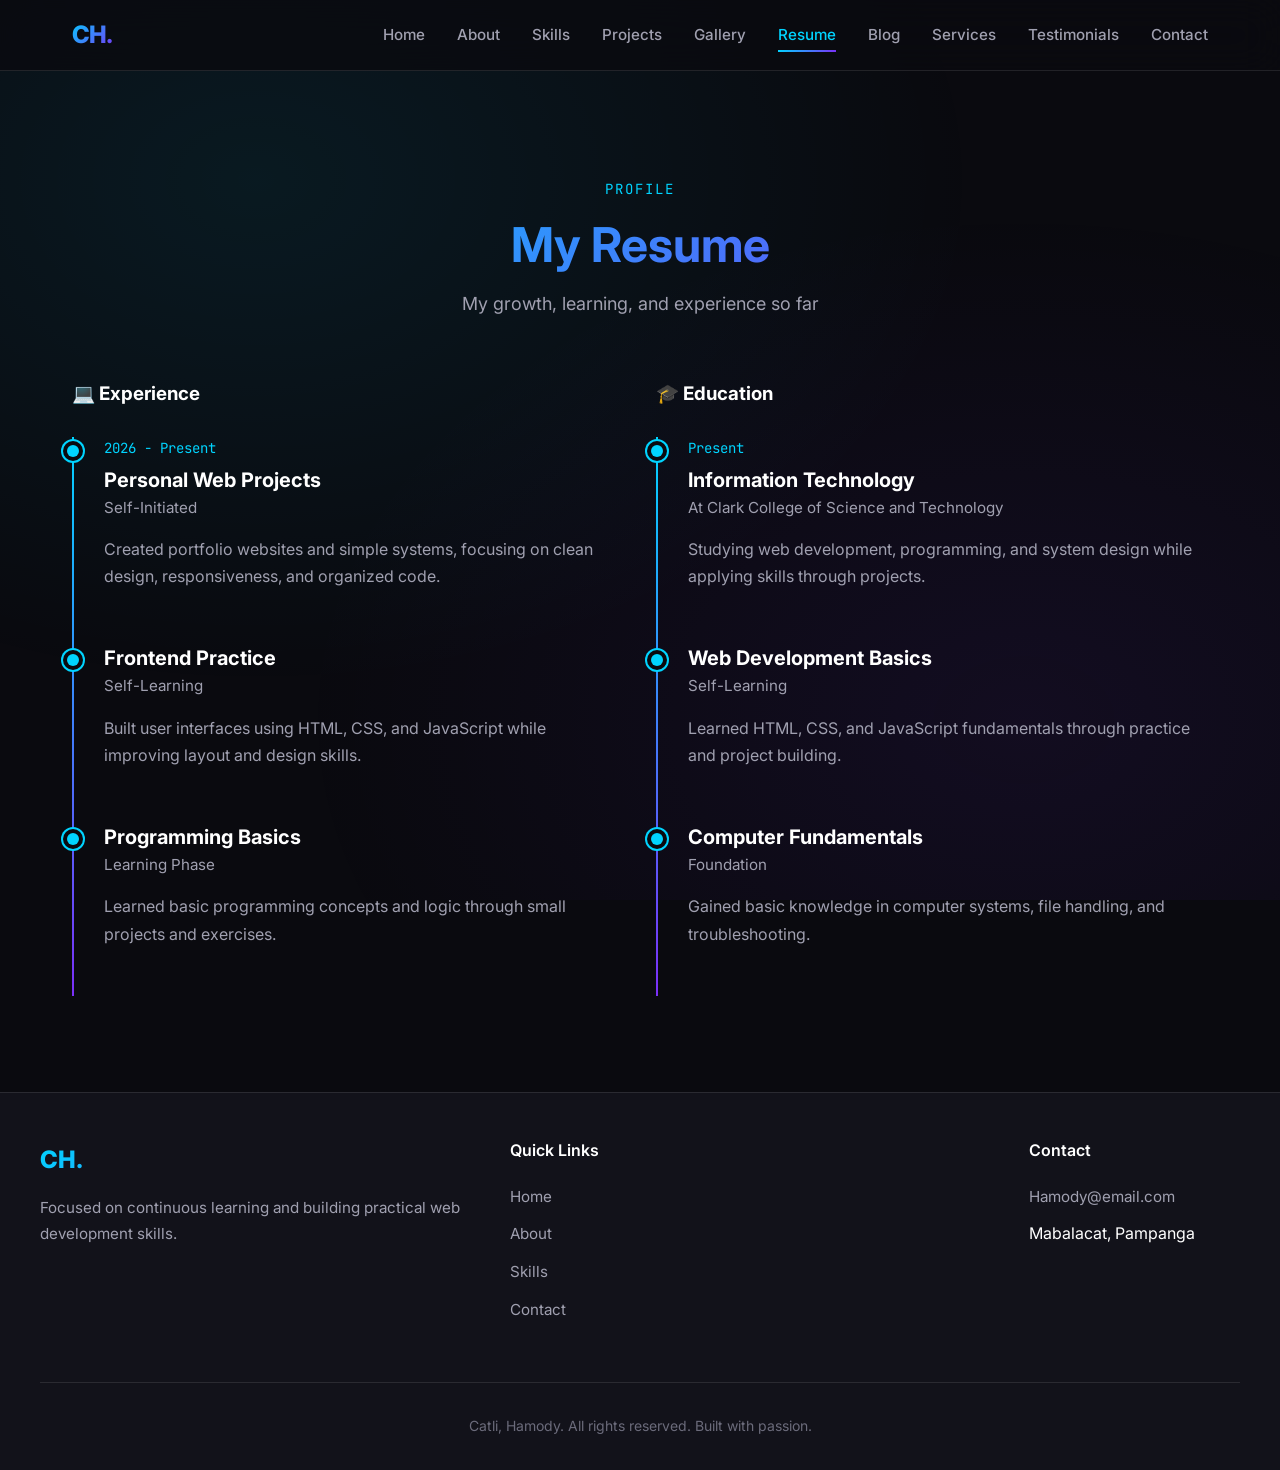
<file: activity 2/resume.html>
<!DOCTYPE html>
<html lang="en">
<head>
  <meta charset="UTF-8">
  <meta name="viewport" content="width=device-width, initial-scale=1.0">
  <title>Resume | Catli, Hamody</title>

  <link rel="preconnect" href="https://fonts.googleapis.com">
  <link rel="preconnect" href="https://fonts.gstatic.com" crossorigin>
  <link href="https://fonts.googleapis.com/css2?family=Inter:wght@400;500;600;700;800&family=JetBrains+Mono:wght@400;500&display=swap" rel="stylesheet">
  
  <link rel="stylesheet" href="css/style.css">
</head>

<body>

  <!-- Navigation -->
  <nav class="navbar">
    <div class="nav-container">
      <a href="index.html" class="nav-logo">CH.</a>
      <button class="mobile-menu-btn" onclick="document.querySelector('.nav-links').classList.toggle('active')">☰</button>
      
      <ul class="nav-links">
                <li><a href="index.html">Home</a></li>
        <li><a href="about.html">About</a></li>
        <li><a href="skills.html">Skills</a></li>
        <li><a href="projects.html">Projects</a></li>
        <li><a href="gallery.html">Gallery</a></li>
        <li><a href="resume.html" class="active">Resume</a></li>
        <li><a href="blog.html">Blog</a></li>
        <li><a href="services.html">Services</a></li>
        <li><a href="testimonials.html">Testimonials</a></li>
        <li><a href="contact.html">Contact</a></li>
      </ul>
    </div>
  </nav>

  <main>

    <!-- Resume Section -->
    <section class="section">
      <div class="section-header">
        <span class="section-tag">Profile</span>
        <h2 class="section-title">My Resume</h2>
        <p class="section-subtitle">My growth, learning, and experience so far</p>
      </div>

      <div class="grid-2">

        <!-- EXPERIENCE -->
        <div>
          <h3 class="mb-2">💻 Experience</h3>

          <div class="timeline">

            <div class="timeline-item">
              <div class="timeline-date">2026 - Present</div>
              <h4 class="timeline-title">Personal Web Projects</h4>
              <div class="timeline-company">Self-Initiated</div>
              <p class="timeline-desc">
                Created portfolio websites and simple systems, focusing on clean design, responsiveness, and organized code.
              </p>
            </div>

            <div class="timeline-item">
              <div class="timeline-date"></div>
              <h4 class="timeline-title">Frontend Practice</h4>
              <div class="timeline-company">Self-Learning</div>
              <p class="timeline-desc">
                Built user interfaces using HTML, CSS, and JavaScript while improving layout and design skills.
              </p>
            </div>

            <div class="timeline-item">
              <div class="timeline-date"></div>
              <h4 class="timeline-title">Programming Basics</h4>
              <div class="timeline-company">Learning Phase</div>
              <p class="timeline-desc">
                Learned basic programming concepts and logic through small projects and exercises.
              </p>
            </div>

          </div>
        </div>

        <!-- EDUCATION -->
        <div>
          <h3 class="mb-2">🎓 Education</h3>

          <div class="timeline">

            <div class="timeline-item">
              <div class="timeline-date">Present</div>
              <h4 class="timeline-title">Information Technology</h4>
              <div class="timeline-company">At Clark College of Science and Technology</div>
              <p class="timeline-desc">
                Studying web development, programming, and system design while applying skills through projects.
              </p>
            </div>

            <div class="timeline-item">
              <div class="timeline-date"></div>
              <h4 class="timeline-title">Web Development Basics</h4>
              <div class="timeline-company">Self-Learning</div>
              <p class="timeline-desc">
                Learned HTML, CSS, and JavaScript fundamentals through practice and project building.
              </p>
            </div>

            <div class="timeline-item">
              <div class="timeline-date"></div>
              <h4 class="timeline-title">Computer Fundamentals</h4>
              <div class="timeline-company">Foundation</div>
              <p class="timeline-desc">
                Gained basic knowledge in computer systems, file handling, and troubleshooting.
              </p>
            </div>

          </div>
        </div>

      </div>
    </section>

  </main>

  <!-- Footer -->
  <footer class="footer">
    <div class="footer-container">

      <div class="footer-grid">

        <div>
          <div class="footer-brand">CH.</div>
          <p class="footer-text">
            Focused on continuous learning and building practical web development skills.
          </p>
        </div>

        <div>
          <h4 class="footer-title">Quick Links</h4>
          <ul class="footer-links">
            <li><a href="index.html">Home</a></li>
            <li><a href="about.html">About</a></li>
            <li><a href="skills.html">Skills</a></li>
            <li><a href="contact.html">Contact</a></li>
          </ul>
        </div>

        <div></div>

        <div>
          <h4 class="footer-title">Contact</h4>
          <ul class="footer-links">
            <li><a href="mailto:Hamody@email.com">Hamody@email.com</a></li>
            <li>Mabalacat, Pampanga</li>
          </ul>
        </div>

      </div>

      <div class="footer-bottom">
        <p>Catli, Hamody. All rights reserved. Built with passion.</p>
      </div>

    </div>
  </footer>

</body>
</html>
</file>
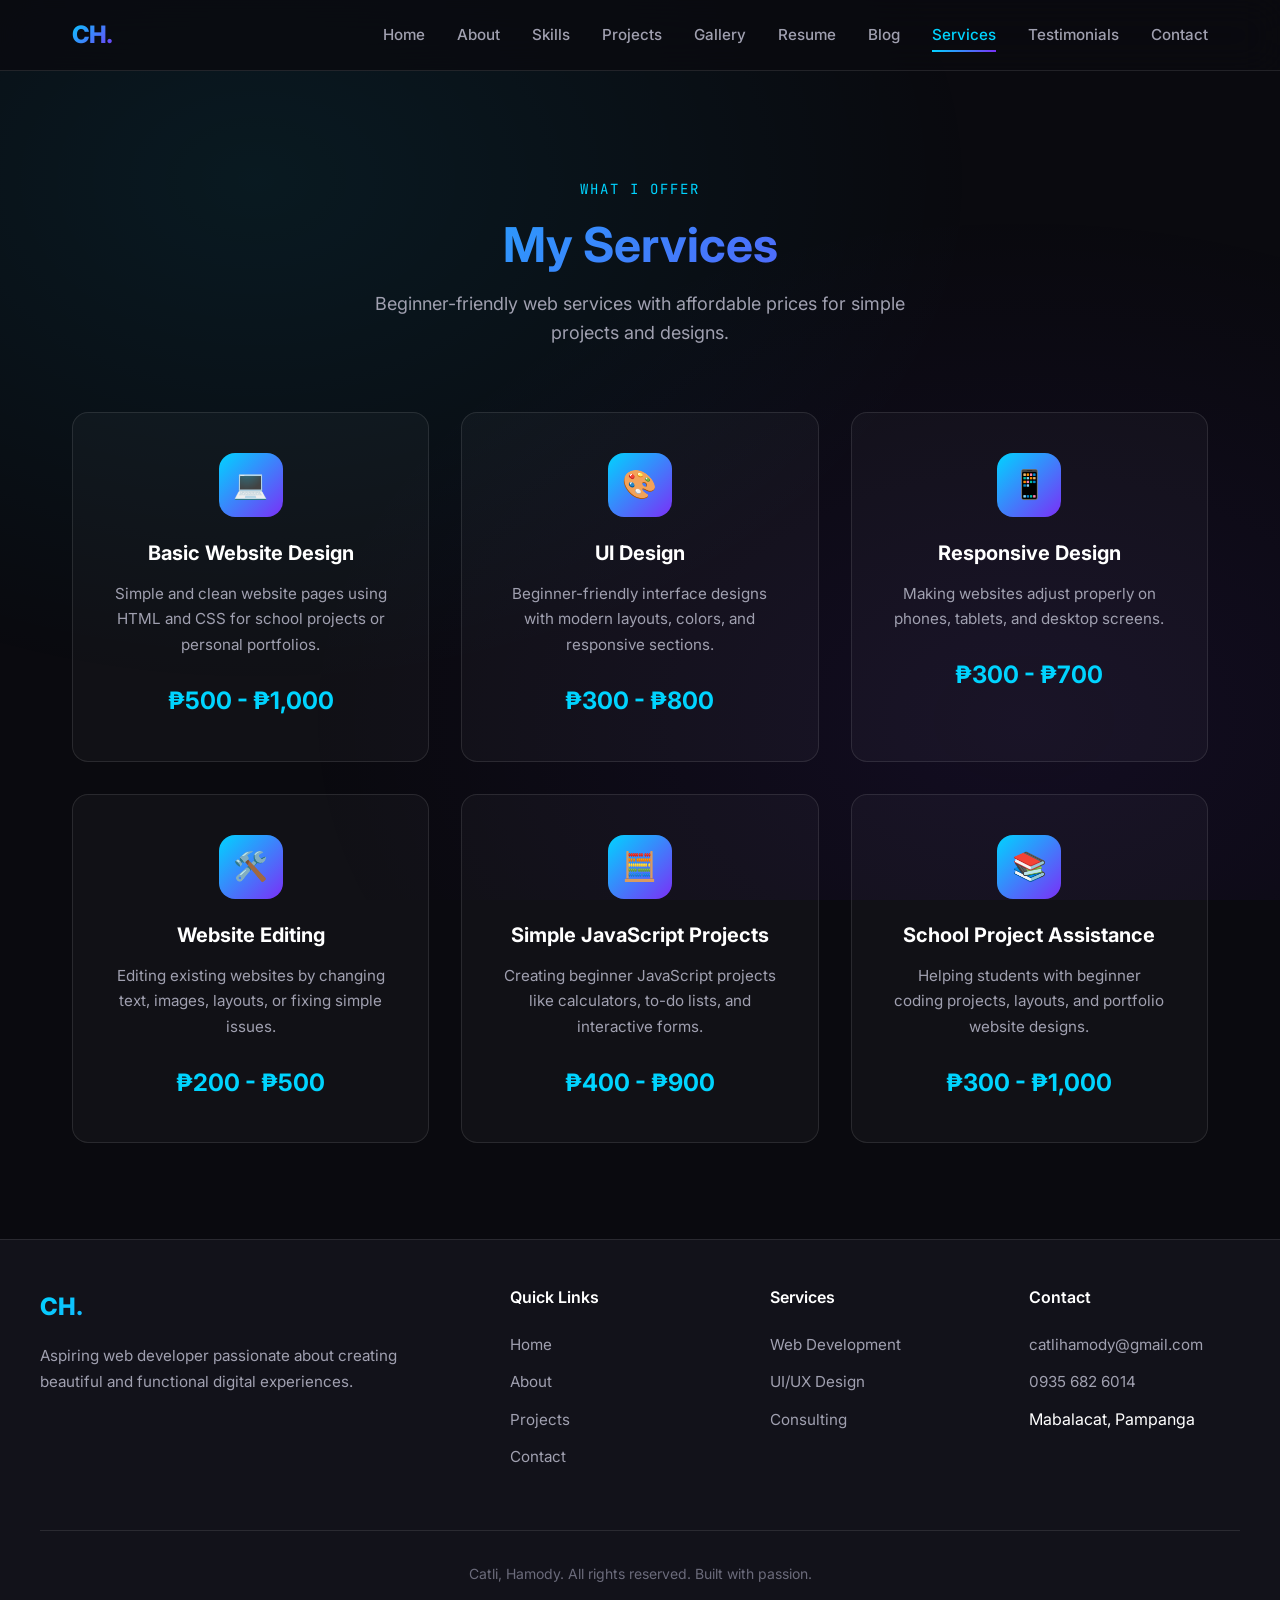
<file: activity 2/services.html>
<!DOCTYPE html>
<html lang="en">
<head>
  <meta charset="UTF-8">
  <meta name="viewport" content="width=device-width, initial-scale=1.0">
  <title>Services | Catli, Hamody</title>
  <link rel="preconnect" href="https://fonts.googleapis.com">
  <link rel="preconnect" href="https://fonts.gstatic.com" crossorigin>
  <link href="https://fonts.googleapis.com/css2?family=Inter:wght@400;500;600;700;800&family=JetBrains+Mono:wght@400;500&display=swap" rel="stylesheet">
  <link rel="stylesheet" href="css/style.css">
</head>
<body>
  <!-- Navigation -->
  <nav class="navbar">
    <div class="nav-container">
      <a href="index.html" class="nav-logo">CH.</a>
      <button class="mobile-menu-btn" onclick="document.querySelector('.nav-links').classList.toggle('active')">☰</button>
      <ul class="nav-links">
        <li><a href="index.html">Home</a></li>
        <li><a href="about.html">About</a></li>
        <li><a href="skills.html">Skills</a></li>
        <li><a href="projects.html">Projects</a></li>
        <li><a href="gallery.html">Gallery</a></li>
        <li><a href="resume.html">Resume</a></li>
        <li><a href="blog.html">Blog</a></li>
        <li><a href="services.html" class="active">Services</a></li>
        <li><a href="testimonials.html">Testimonials</a></li>
        <li><a href="contact.html">Contact</a></li>
      </ul>
    </div>
  </nav>

<main>

  <section class="section">

    <div class="section-header">
      <span class="section-tag">What I Offer</span>

      <h2 class="section-title">
        My Services
      </h2>

      <p class="section-subtitle">
        Beginner-friendly web services with affordable prices for simple projects and designs.
      </p>
    </div>

    <div class="grid-3">

      <!-- SERVICE 1 -->

      <div class="service-card">

        <div class="service-icon">💻</div>

        <h3 class="service-title">
          Basic Website Design
        </h3>

        <p class="service-desc">
          Simple and clean website pages using HTML and CSS for school projects or personal portfolios.
        </p>

        <div class="service-price">
          ₱500 - ₱1,000
        </div>

      </div>

      <!-- SERVICE 2 -->

      <div class="service-card">

        <div class="service-icon">🎨</div>

        <h3 class="service-title">
          UI Design
        </h3>

        <p class="service-desc">
          Beginner-friendly interface designs with modern layouts, colors, and responsive sections.
        </p>

        <div class="service-price">
          ₱300 - ₱800
        </div>

      </div>

      <!-- SERVICE 3 -->

      <div class="service-card">

        <div class="service-icon">📱</div>

        <h3 class="service-title">
          Responsive Design
        </h3>

        <p class="service-desc">
          Making websites adjust properly on phones, tablets, and desktop screens.
        </p>

        <div class="service-price">
          ₱300 - ₱700
        </div>

      </div>

      <!-- SERVICE 4 -->

      <div class="service-card">

        <div class="service-icon">🛠️</div>

        <h3 class="service-title">
          Website Editing
        </h3>

        <p class="service-desc">
          Editing existing websites by changing text, images, layouts, or fixing simple issues.
        </p>

        <div class="service-price">
          ₱200 - ₱500
        </div>

      </div>

      <!-- SERVICE 5 -->

      <div class="service-card">

        <div class="service-icon">🧮</div>

        <h3 class="service-title">
          Simple JavaScript Projects
        </h3>

        <p class="service-desc">
          Creating beginner JavaScript projects like calculators, to-do lists, and interactive forms.
        </p>

        <div class="service-price">
          ₱400 - ₱900
        </div>

      </div>

      <!-- SERVICE 6 -->

      <div class="service-card">

        <div class="service-icon">📚</div>

        <h3 class="service-title">
          School Project Assistance
        </h3>

        <p class="service-desc">
          Helping students with beginner coding projects, layouts, and portfolio website designs.
        </p>

        <div class="service-price">
          ₱300 - ₱1,000
        </div>

      </div>

    </div>

  </section>

</main>

  <!-- Footer -->
  <footer class="footer">
    <div class="footer-container">
      <div class="footer-grid">
        <div>
          <div class="footer-brand">CH.</div>
          <p class="footer-text">Aspiring web developer passionate about creating beautiful and functional digital experiences.</p>
          <div class="social-links">
            
          </div>
        </div>
        <div>
          <h4 class="footer-title">Quick Links</h4>
          <ul class="footer-links">
            <li><a href="index.html">Home</a></li>
            <li><a href="about.html">About</a></li>
            <li><a href="projects.html">Projects</a></li>
            <li><a href="contact.html">Contact</a></li>
          </ul>
        </div>
        <div>
          <h4 class="footer-title">Services</h4>
          <ul class="footer-links">
            <li><a href="services.html">Web Development</a></li>
            <li><a href="services.html">UI/UX Design</a></li>
            <li><a href="services.html">Consulting</a></li>
          </ul>
        </div>
        <div>
          <h4 class="footer-title">Contact</h4>
          <ul class="footer-links">
            <li><a href="mailto:catlihamody@gmail.com">catlihamody@gmail.com</a></li>
            <li><a href="tel:+639356826014">0935 682 6014</a></li>
            <li>Mabalacat, Pampanga</li>
          </ul>
        </div>
      </div>
      <div class="footer-bottom">
        <p> Catli, Hamody. All rights reserved. Built with passion.</p>
      </div>
    </div>
  </footer>
</body>
</html>
</file>
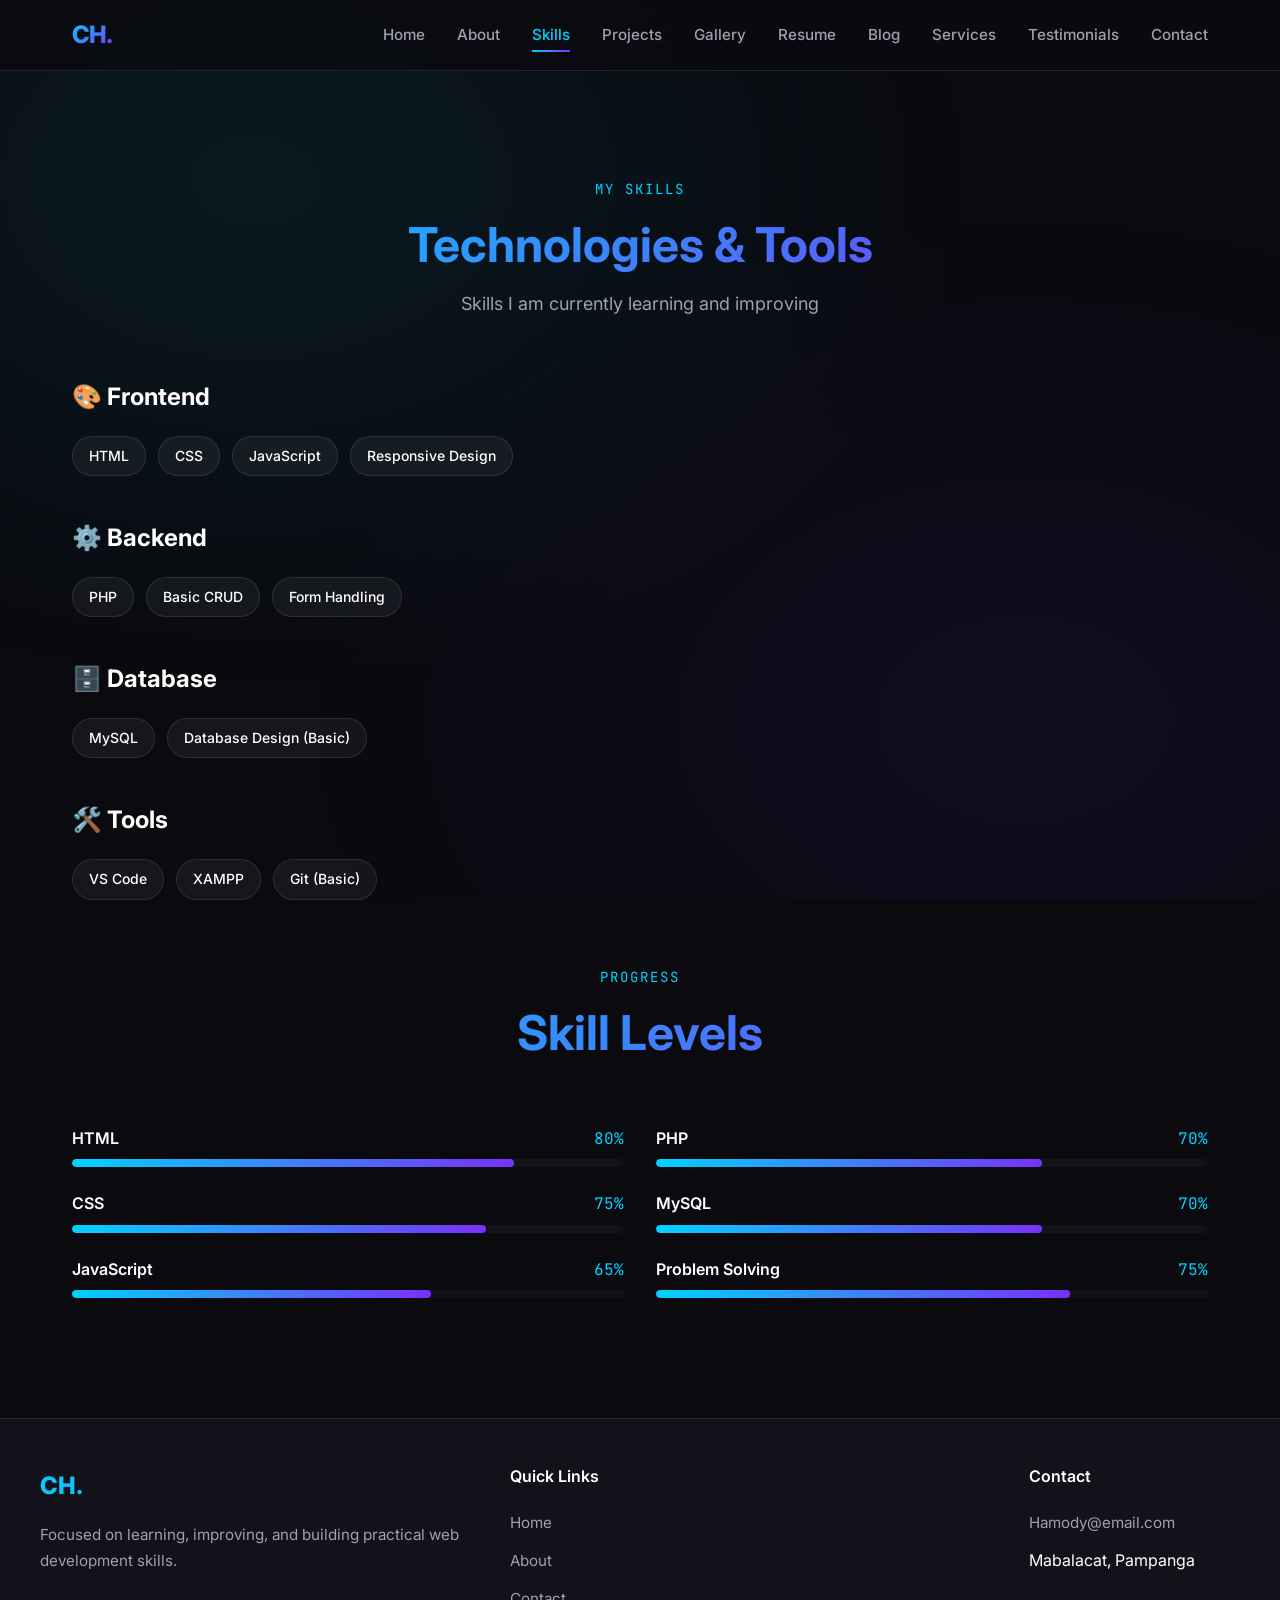
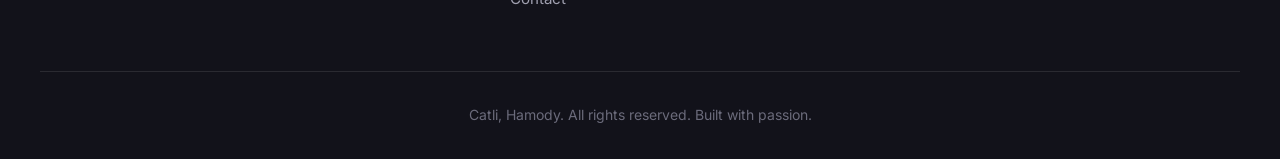
<file: activity 2/skills.html>
<!DOCTYPE html>
<html lang="en">
<head>
  <meta charset="UTF-8">
  <meta name="viewport" content="width=device-width, initial-scale=1.0">
  <title>Skills | Catli, Hamody</title>

  <link rel="preconnect" href="https://fonts.googleapis.com">
  <link rel="preconnect" href="https://fonts.gstatic.com" crossorigin>
  <link href="https://fonts.googleapis.com/css2?family=Inter:wght@400;500;600;700;800&family=JetBrains+Mono:wght@400;500&display=swap" rel="stylesheet">
  
  <link rel="stylesheet" href="css/style.css">
</head>

<body>

  <!-- Navigation -->
  <nav class="navbar">
    <div class="nav-container">
      <a href="index.html" class="nav-logo">CH.</a>
      <button class="mobile-menu-btn" onclick="document.querySelector('.nav-links').classList.toggle('active')">☰</button>
      <ul class="nav-links">
        <li><a href="index.html">Home</a></li>
        <li><a href="about.html">About</a></li>
        <li><a href="skills.html" class="active">Skills</a></li>
        <li><a href="projects.html">Projects</a></li>
        <li><a href="gallery.html">Gallery</a></li>
        <li><a href="resume.html">Resume</a></li>
        <li><a href="blog.html">Blog</a></li>
        <li><a href="services.html">Services</a></li>
        <li><a href="testimonials.html">Testimonials</a></li>
        <li><a href="contact.html">Contact</a></li>
      </ul>
    </div>
  </nav>

  <main>

    <section class="section">
      <div class="section-header">
        <span class="section-tag">My Skills</span>
        <h2 class="section-title">Technologies & Tools</h2>
        <p class="section-subtitle">Skills I am currently learning and improving</p>
      </div>

      <!-- FRONTEND -->
      <div class="skill-category">
        <h3 class="skill-category-title">🎨 Frontend</h3>
        <div class="skill-badges">
          <span class="skill-badge">HTML</span>
          <span class="skill-badge">CSS</span>
          <span class="skill-badge">JavaScript</span>
          <span class="skill-badge">Responsive Design</span>
        </div>
      </div>

      <!-- BACKEND -->
      <div class="skill-category">
        <h3 class="skill-category-title">⚙️ Backend</h3>
        <div class="skill-badges">
          <span class="skill-badge">PHP</span>
          <span class="skill-badge">Basic CRUD</span>
          <span class="skill-badge">Form Handling</span>
        </div>
      </div>

      <!-- DATABASE -->
      <div class="skill-category">
        <h3 class="skill-category-title">🗄️ Database</h3>
        <div class="skill-badges">
          <span class="skill-badge">MySQL</span>
          <span class="skill-badge">Database Design (Basic)</span>
        </div>
      </div>

      <!-- TOOLS -->
      <div class="skill-category">
        <h3 class="skill-category-title">🛠️ Tools</h3>
        <div class="skill-badges">
          <span class="skill-badge">VS Code</span>
          <span class="skill-badge">XAMPP</span>
          <span class="skill-badge">Git (Basic)</span>
        </div>
      </div>

      <!-- PROGRESS -->
      <div class="section-header mt-4">
        <span class="section-tag">Progress</span>
        <h2 class="section-title">Skill Levels</h2>
      </div>

      <div class="grid-2">

        <div>
          <div class="progress-item">
            <div class="progress-header">
              <span class="progress-title">HTML</span>
              <span class="progress-percent">80%</span>
            </div>
            <div class="progress-bar">
              <div class="progress-fill" style="width: 80%"></div>
            </div>
          </div>

          <div class="progress-item">
            <div class="progress-header">
              <span class="progress-title">CSS</span>
              <span class="progress-percent">75%</span>
            </div>
            <div class="progress-bar">
              <div class="progress-fill" style="width: 75%"></div>
            </div>
          </div>

          <div class="progress-item">
            <div class="progress-header">
              <span class="progress-title">JavaScript</span>
              <span class="progress-percent">65%</span>
            </div>
            <div class="progress-bar">
              <div class="progress-fill" style="width: 65%"></div>
            </div>
          </div>
        </div>

        <div>
          <div class="progress-item">
            <div class="progress-header">
              <span class="progress-title">PHP</span>
              <span class="progress-percent">70%</span>
            </div>
            <div class="progress-bar">
              <div class="progress-fill" style="width: 70%"></div>
            </div>
          </div>

          <div class="progress-item">
            <div class="progress-header">
              <span class="progress-title">MySQL</span>
              <span class="progress-percent">70%</span>
            </div>
            <div class="progress-bar">
              <div class="progress-fill" style="width: 70%"></div>
            </div>
          </div>

          <div class="progress-item">
            <div class="progress-header">
              <span class="progress-title">Problem Solving</span>
              <span class="progress-percent">75%</span>
            </div>
            <div class="progress-bar">
              <div class="progress-fill" style="width: 75%"></div>
            </div>
          </div>
        </div>

      </div>

    </section>

  </main>

  <!-- Footer -->
  <footer class="footer">
    <div class="footer-container">
      <div class="footer-grid">

        <div>
          <div class="footer-brand">CH.</div>
          <p class="footer-text">Focused on learning, improving, and building practical web development skills.</p>
        </div>

        <div>
          <h4 class="footer-title">Quick Links</h4>
          <ul class="footer-links">
            <li><a href="index.html">Home</a></li>
            <li><a href="about.html">About</a></li>
            <li><a href="contact.html">Contact</a></li>
          </ul>
        </div>

        <div></div>

        <div>
          <h4 class="footer-title">Contact</h4>
          <ul class="footer-links">
            <li><a href="mailto:your@email.com">Hamody@email.com</a></li>
            <li>Mabalacat, Pampanga</li>
          </ul>
        </div>

      </div>

      <div class="footer-bottom">
        <p>Catli, Hamody. All rights reserved. Built with passion.</p>
      </div>
    </div>
  </footer>

</body>
</html>
</file>
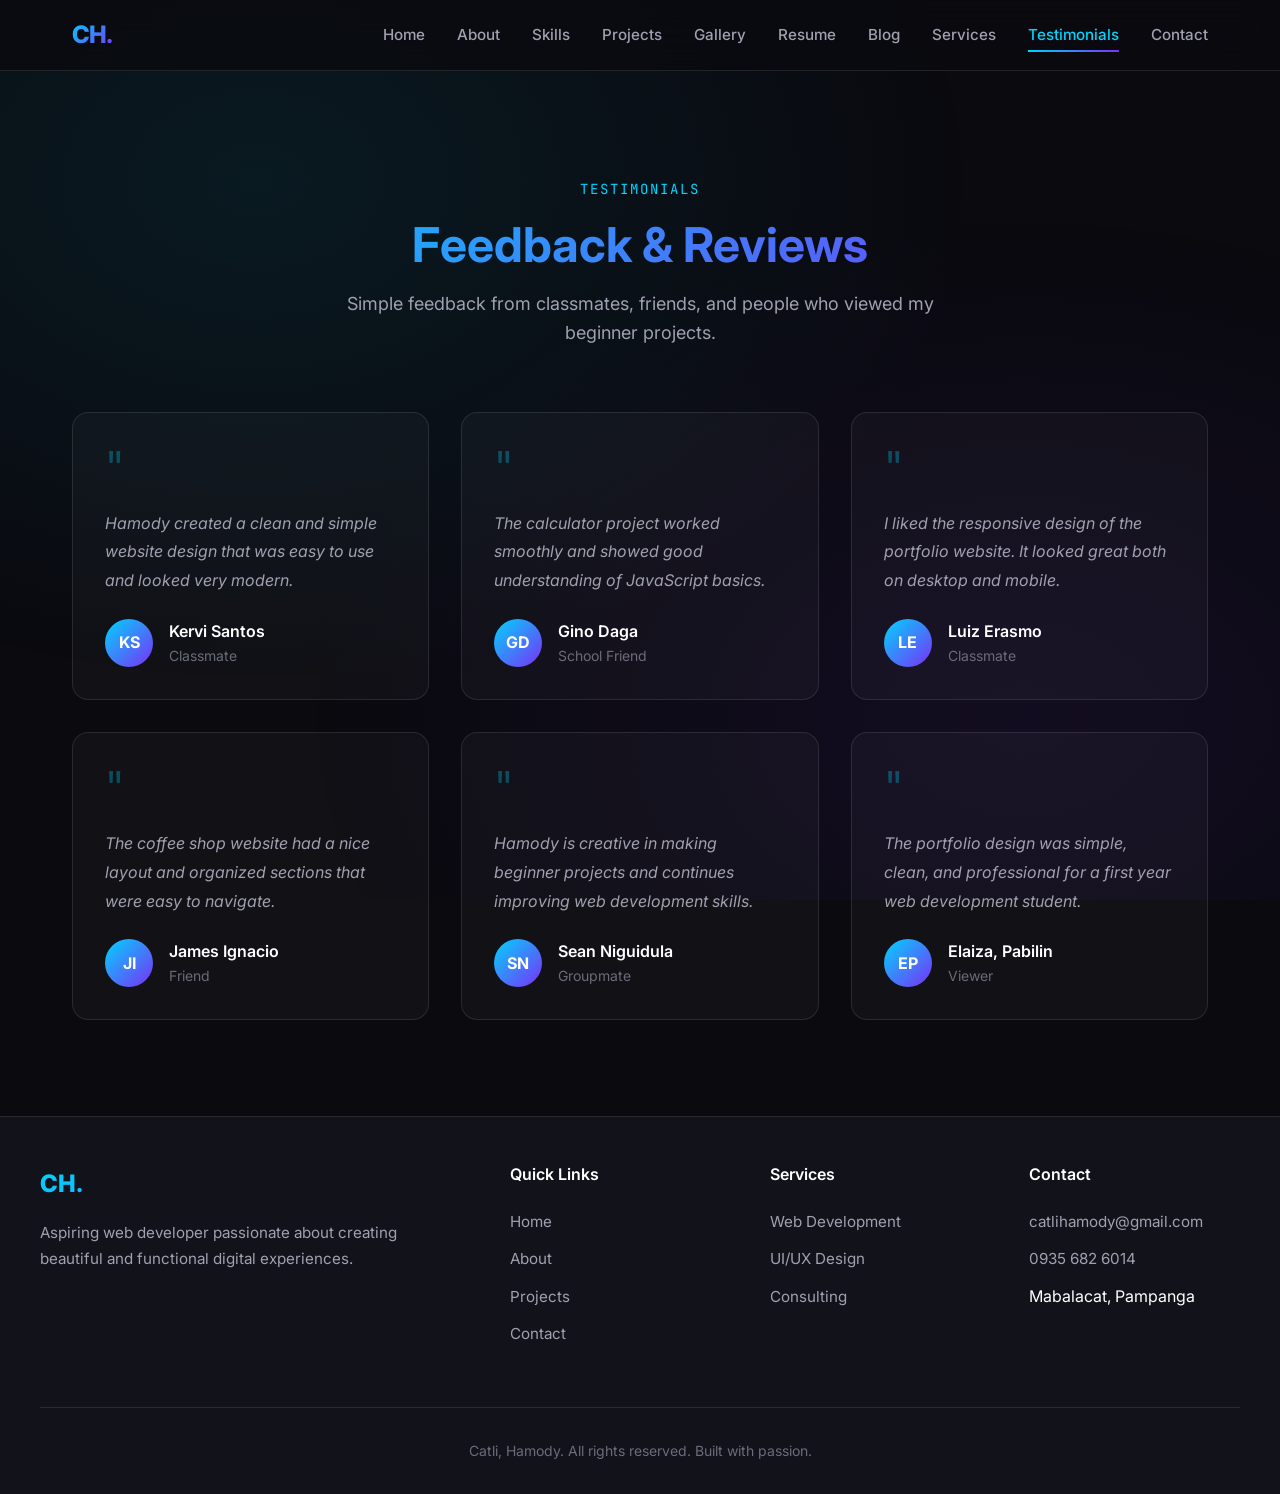
<file: activity 2/testimonials.html>
<!DOCTYPE html>
<html lang="en">
<head>
  <meta charset="UTF-8">
  <meta name="viewport" content="width=device-width, initial-scale=1.0">
  <title>Testimonials | Catli, Hamody</title>
  <link rel="preconnect" href="https://fonts.googleapis.com">
  <link rel="preconnect" href="https://fonts.gstatic.com" crossorigin>
  <link href="https://fonts.googleapis.com/css2?family=Inter:wght@400;500;600;700;800&family=JetBrains+Mono:wght@400;500&display=swap" rel="stylesheet">
  <link rel="stylesheet" href="css/style.css">
</head>
<body>
  <!-- Navigation -->
  <nav class="navbar">
    <div class="nav-container">
      <a href="index.html" class="nav-logo">CH.</a>
      <button class="mobile-menu-btn" onclick="document.querySelector('.nav-links').classList.toggle('active')">☰</button>
      <ul class="nav-links">
        <li><a href="index.html">Home</a></li>
        <li><a href="about.html">About</a></li>
        <li><a href="skills.html">Skills</a></li>
        <li><a href="projects.html">Projects</a></li>
        <li><a href="gallery.html">Gallery</a></li>
        <li><a href="resume.html">Resume</a></li>
        <li><a href="blog.html">Blog</a></li>
        <li><a href="services.html">Services</a></li>
        <li><a href="testimonials.html" class="active">Testimonials</a></li>
        <li><a href="contact.html">Contact</a></li>
      </ul>
    </div>
  </nav>

  <main>

  <section class="section">

    <div class="section-header">
      <span class="section-tag">Testimonials</span>

      <h2 class="section-title">
        Feedback & Reviews
      </h2>

      <p class="section-subtitle">
        Simple feedback from classmates, friends, and people who viewed my beginner projects.
      </p>
    </div>

    <div class="grid-3">

      <!-- TESTIMONIAL 1 -->

      <div class="testimonial-card">

        <div class="testimonial-quote">"</div>

        <p class="testimonial-text">
          Hamody created a clean and simple website design that was easy to use and looked very modern.
        </p>

        <div class="testimonial-author">

          <div class="testimonial-avatar">KS</div>

          <div>
            <div class="testimonial-name">
              Kervi Santos
            </div>

            <div class="testimonial-role">
              Classmate
            </div>
          </div>

        </div>
      </div>

      <!-- TESTIMONIAL 2 -->

      <div class="testimonial-card">

        <div class="testimonial-quote">"</div>

        <p class="testimonial-text">
          The calculator project worked smoothly and showed good understanding of JavaScript basics.
        </p>

        <div class="testimonial-author">

          <div class="testimonial-avatar">GD</div>

          <div>
            <div class="testimonial-name">
              Gino Daga
            </div>

            <div class="testimonial-role">
              School Friend
            </div>
          </div>

        </div>
      </div>

      <!-- TESTIMONIAL 3 -->

      <div class="testimonial-card">

        <div class="testimonial-quote">"</div>

        <p class="testimonial-text">
          I liked the responsive design of the portfolio website. It looked great both on desktop and mobile.
        </p>

        <div class="testimonial-author">

          <div class="testimonial-avatar">LE</div>

          <div>
            <div class="testimonial-name">
              Luiz Erasmo
            </div>

            <div class="testimonial-role">
              Classmate
            </div>
          </div>

        </div>
      </div>

      <!-- TESTIMONIAL 4 -->

      <div class="testimonial-card">

        <div class="testimonial-quote">"</div>

        <p class="testimonial-text">
          The coffee shop website had a nice layout and organized sections that were easy to navigate.
        </p>

        <div class="testimonial-author">

          <div class="testimonial-avatar">JI</div>

          <div>
            <div class="testimonial-name">
              James Ignacio
            </div>

            <div class="testimonial-role">
              Friend
            </div>
          </div>

        </div>
      </div>

      <!-- TESTIMONIAL 5 -->

      <div class="testimonial-card">

        <div class="testimonial-quote">"</div>

        <p class="testimonial-text">
          Hamody is creative in making beginner projects and continues improving web development skills.
        </p>

        <div class="testimonial-author">

          <div class="testimonial-avatar">SN</div>

          <div>
            <div class="testimonial-name">
              Sean Niguidula
            </div>

            <div class="testimonial-role">
              Groupmate
            </div>
          </div>

        </div>
      </div>

      <!-- TESTIMONIAL 6 -->

      <div class="testimonial-card">

        <div class="testimonial-quote">"</div>

        <p class="testimonial-text">
          The portfolio design was simple, clean, and professional for a first year web development student.
        </p>

        <div class="testimonial-author">

          <div class="testimonial-avatar">EP</div>

          <div>
            <div class="testimonial-name">
              Elaiza, Pabilin
            </div>

            <div class="testimonial-role">
              Viewer
            </div>
          </div>

        </div>
      </div>

    </div>

  </section>

</main>

  <!-- Footer -->
  <footer class="footer">
    <div class="footer-container">
      <div class="footer-grid">
        <div>
          <div class="footer-brand">CH.</div>
          <p class="footer-text">Aspiring web developer passionate about creating beautiful and functional digital experiences.</p>
          <div class="social-links">
          </div>
        </div>
        <div>
          <h4 class="footer-title">Quick Links</h4>
          <ul class="footer-links">
            <li><a href="index.html">Home</a></li>
            <li><a href="about.html">About</a></li>
            <li><a href="projects.html">Projects</a></li>
            <li><a href="contact.html">Contact</a></li>
          </ul>
        </div>
        <div>
          <h4 class="footer-title">Services</h4>
          <ul class="footer-links">
            <li><a href="services.html">Web Development</a></li>
            <li><a href="services.html">UI/UX Design</a></li>
            <li><a href="services.html">Consulting</a></li>
          </ul>
        </div>
        <div>
          <h4 class="footer-title">Contact</h4>
          <ul class="footer-links">
            <li><a href="mailto:catlihamody@gmail.com">catlihamody@gmail.com</a></li>
            <li><a href="tel:+639356826014">0935 682 6014</a></li>
            <li>Mabalacat, Pampanga</li>
          </ul>
        </div>
      </div>
      <div class="footer-bottom">
        <p> Catli, Hamody. All rights reserved. Built with passion.</p>
      </div>
    </div>
  </footer>
</body>
</html>
</file>
<file: activity 2/css/style.css>
/* ============================================
   PORTFOLIO STYLESHEET - Dark Mode Glassmorphism
   ============================================ */

/* CSS Variables */
:root {
  --bg-primary: #0a0a0f;
  --bg-secondary: #12121a;
  --bg-card: rgba(255, 255, 255, 0.03);
  --bg-glass: rgba(255, 255, 255, 0.05);
  --border-glass: rgba(255, 255, 255, 0.1);
  
  --text-primary: #ffffff;
  --text-secondary: #a0a0b0;
  --text-muted: #6b6b7b;
  
  --accent-primary: #00d4ff;
  --accent-secondary: #7b2ff7;
  --accent-gradient: linear-gradient(135deg, #00d4ff 0%, #7b2ff7 100%);
  
  --shadow-glow: 0 0 30px rgba(0, 212, 255, 0.15);
  --shadow-card: 0 8px 32px rgba(0, 0, 0, 0.3);
  
  --font-primary: 'Inter', -apple-system, BlinkMacSystemFont, sans-serif;
  --font-mono: 'JetBrains Mono', monospace;
  
  --transition-fast: 0.2s ease;
  --transition-medium: 0.4s cubic-bezier(0.4, 0, 0.2, 1);
  --transition-slow: 0.6s cubic-bezier(0.4, 0, 0.2, 1);
  
  --radius-sm: 8px;
  --radius-md: 16px;
  --radius-lg: 24px;
  --radius-full: 9999px;
}

/* Reset & Base */
*, *::before, *::after {
  margin: 0;
  padding: 0;
  box-sizing: border-box;
}

html {
  scroll-behavior: smooth;
  font-size: 16px;
}

body {
  font-family: var(--font-primary);
  background: var(--bg-primary);
  color: var(--text-primary);
  line-height: 1.6;
  overflow-x: hidden;
  min-height: 100vh;
}

/* Custom Scrollbar */
::-webkit-scrollbar {
  width: 8px;
}

::-webkit-scrollbar-track {
  background: var(--bg-secondary);
}

::-webkit-scrollbar-thumb {
  background: var(--accent-primary);
  border-radius: var(--radius-full);
}

/* Selection */
::selection {
  background: var(--accent-primary);
  color: var(--bg-primary);
}

/* Background Effects */
body::before {
  content: '';
  position: fixed;
  top: 0;
  left: 0;
  width: 100%;
  height: 100%;
  background: 
    radial-gradient(ellipse at 20% 20%, rgba(0, 212, 255, 0.08) 0%, transparent 50%),
    radial-gradient(ellipse at 80% 80%, rgba(123, 47, 247, 0.08) 0%, transparent 50%);
  pointer-events: none;
  z-index: -1;
}

/* Typography */
h1, h2, h3, h4, h5, h6 {
  font-weight: 700;
  line-height: 1.2;
}

a {
  color: inherit;
  text-decoration: none;
  transition: var(--transition-fast);
}

/* Navigation */
.navbar {
  position: fixed;
  top: 0;
  left: 0;
  right: 0;
  z-index: 1000;
  background: rgba(10, 10, 15, 0.8);
  backdrop-filter: blur(20px);
  -webkit-backdrop-filter: blur(20px);
  border-bottom: 1px solid var(--border-glass);
  padding: 1rem 0;
  transition: var(--transition-medium);
}

.nav-container {
  max-width: 1200px;
  margin: 0 auto;
  padding: 0 2rem;
  display: flex;
  justify-content: space-between;
  align-items: center;
}

.nav-logo {
  font-size: 1.5rem;
  font-weight: 800;
  background: var(--accent-gradient);
  -webkit-background-clip: text;
  -webkit-text-fill-color: transparent;
  background-clip: text;
  letter-spacing: -1px;
}

.nav-links {
  display: flex;
  list-style: none;
  gap: 2rem;
}

.nav-links a {
  color: var(--text-secondary);
  font-size: 0.95rem;
  font-weight: 500;
  position: relative;
  padding: 0.5rem 0;
}

.nav-links a::after {
  content: '';
  position: absolute;
  bottom: 0;
  left: 0;
  width: 0;
  height: 2px;
  background: var(--accent-gradient);
  transition: var(--transition-medium);
}

.nav-links a:hover {
  color: var(--text-primary);
}

.nav-links a:hover::after,
.nav-links a.active::after {
  width: 100%;
}

.nav-links a.active {
  color: var(--accent-primary);
}

.mobile-menu-btn {
  display: none;
  background: none;
  border: none;
  color: var(--text-primary);
  font-size: 1.5rem;
  cursor: pointer;
}

/* Main Content Spacing */
main {
  padding-top: 80px;
}

/* Sections */
.section {
  padding: 6rem 2rem;
  max-width: 1200px;
  margin: 0 auto;
}

.section-header {
  text-align: center;
  margin-bottom: 4rem;
}

.section-tag {
  display: inline-block;
  font-family: var(--font-mono);
  font-size: 0.875rem;
  color: var(--accent-primary);
  text-transform: uppercase;
  letter-spacing: 2px;
  margin-bottom: 1rem;
}

.section-title {
  font-size: 3rem;
  margin-bottom: 1rem;
  background: var(--accent-gradient);
  -webkit-background-clip: text;
  -webkit-text-fill-color: transparent;
  background-clip: text;
}

.section-subtitle {
  color: var(--text-secondary);
  font-size: 1.125rem;
  max-width: 600px;
  margin: 0 auto;
}

/* Hero Section */
.hero {
  min-height: 100vh;
  display: flex;
  align-items: center;
  justify-content: center;
  padding: 6rem 2rem;
  position: relative;
}

.hero-container {
  max-width: 1200px;
  width: 100%;
  display: grid;
  grid-template-columns: 1fr 1fr;
  gap: 4rem;
  align-items: center;
}

.hero-content {
  animation: fadeInUp 1s ease-out;
}

.hero-greeting {
  font-family: var(--font-mono);
  color: var(--accent-primary);
  font-size: 1rem;
  margin-bottom: 1rem;
  display: block;
}

.hero-name {
  font-size: 4rem;
  font-weight: 800;
  margin-bottom: 0.5rem;
  line-height: 1.1;
}

.hero-role {
  font-size: 2rem;
  color: var(--text-secondary);
  margin-bottom: 1.5rem;
}

.hero-tagline {
  color: var(--text-muted);
  font-size: 1.125rem;
  margin-bottom: 2.5rem;
  max-width: 500px;
}

.hero-buttons {
  display: flex;
  gap: 1rem;
  flex-wrap: wrap;
}

/* Buttons */
.btn {
  display: inline-flex;
  align-items: center;
  gap: 0.5rem;
  padding: 0.875rem 2rem;
  border-radius: var(--radius-full);
  font-weight: 600;
  font-size: 0.95rem;
  cursor: pointer;
  border: none;
  transition: var(--transition-medium);
  position: relative;
  overflow: hidden;
}

.btn-primary {
  background: var(--accent-gradient);
  color: var(--text-primary);
  box-shadow: var(--shadow-glow);
}

.btn-primary:hover {
  transform: translateY(-2px);
  box-shadow: 0 10px 40px rgba(0, 212, 255, 0.3);
}

.btn-secondary {
  background: transparent;
  color: var(--text-primary);
  border: 2px solid var(--border-glass);
}

.btn-secondary:hover {
  background: var(--bg-glass);
  border-color: var(--accent-primary);
}

.btn-sm {
  padding: 0.625rem 1.25rem;
  font-size: 0.875rem;
}

/* Hero Image */
.hero-image-wrapper {
  position: relative;
  display: flex;
  justify-content: center;
  animation: fadeIn 1.2s ease-out 0.3s both;
}

.hero-image {
  width: 320px;
  height: 320px;
  border-radius: 50%;
  object-fit: cover;
  border: 3px solid transparent;
  background: linear-gradient(var(--bg-primary), var(--bg-primary)) padding-box,
              var(--accent-gradient) border-box;
  box-shadow: var(--shadow-glow);
}

.hero-image-ring {
  position: absolute;
  width: 360px;
  height: 360px;
  border-radius: 50%;
  border: 1px solid var(--border-glass);
  animation: pulse 3s ease-in-out infinite;
}

/* Cards */
.card {
  background: var(--bg-card);
  border: 1px solid var(--border-glass);
  border-radius: var(--radius-md);
  padding: 2rem;
  transition: var(--transition-medium);
  position: relative;
  overflow: hidden;
}

.card::before {
  content: '';
  position: absolute;
  top: 0;
  left: 0;
  width: 100%;
  height: 3px;
  background: var(--accent-gradient);
  transform: scaleX(0);
  transition: var(--transition-medium);
}

.card:hover {
  transform: translateY(-8px);
  border-color: rgba(255, 255, 255, 0.2);
  box-shadow: var(--shadow-card);
}

.card:hover::before {
  transform: scaleX(1);
}

.card-icon {
  width: 48px;
  height: 48px;
  background: var(--bg-glass);
  border-radius: var(--radius-sm);
  display: flex;
  align-items: center;
  justify-content: center;
  margin-bottom: 1.5rem;
  font-size: 1.5rem;
}

.card-title {
  font-size: 1.25rem;
  margin-bottom: 0.75rem;
}

.card-text {
  color: var(--text-secondary);
  font-size: 0.95rem;
  line-height: 1.7;
}

/* Grid Layouts */
.grid-2 {
  display: grid;
  grid-template-columns: repeat(2, 1fr);
  gap: 2rem;
}

.grid-3 {
  display: grid;
  grid-template-columns: repeat(3, 1fr);
  gap: 2rem;
}

.grid-4 {
  display: grid;
  grid-template-columns: repeat(4, 1fr);
  gap: 1.5rem;
}

/* Skills */
.skill-category {
  margin-bottom: 3rem;
}

.skill-category-title {
  font-size: 1.5rem;
  margin-bottom: 1.5rem;
  display: flex;
  align-items: center;
  gap: 0.75rem;
}

.skill-badges {
  display: flex;
  flex-wrap: wrap;
  gap: 0.75rem;
}

.skill-badge {
  display: inline-flex;
  align-items: center;
  gap: 0.5rem;
  padding: 0.5rem 1rem;
  background: var(--bg-glass);
  border: 1px solid var(--border-glass);
  border-radius: var(--radius-full);
  font-size: 0.875rem;
  font-weight: 500;
  transition: var(--transition-medium);
  cursor: default;
}

.skill-badge:hover {
  background: rgba(0, 212, 255, 0.1);
  border-color: var(--accent-primary);
  transform: translateY(-2px);
}

/* Progress Bars */
.progress-item {
  margin-bottom: 1.5rem;
}

.progress-header {
  display: flex;
  justify-content: space-between;
  margin-bottom: 0.5rem;
}

.progress-title {
  font-weight: 600;
}

.progress-percent {
  color: var(--accent-primary);
  font-family: var(--font-mono);
}

.progress-bar {
  height: 8px;
  background: var(--bg-secondary);
  border-radius: var(--radius-full);
  overflow: hidden;
}

.progress-fill {
  height: 100%;
  background: var(--accent-gradient);
  border-radius: var(--radius-full);
  width: 0;
  animation: progressFill 1.5s ease-out forwards;
}

/* Gallery */
.gallery-grid {
  display: grid;
  grid-template-columns: repeat(3, 1fr);
  gap: 1.5rem;
}

.gallery-item {
  margin: 0;
  border-radius: var(--radius-md);
  overflow: hidden;
  border: 1px solid var(--border-glass);
  background: var(--bg-card);
  transition: var(--transition-medium);
}

.gallery-item:hover {
  transform: translateY(-8px);
  box-shadow: var(--shadow-card);
  border-color: rgba(255, 255, 255, 0.2);
}

.gallery-image {
  width: 100%;
  height: 220px;
  object-fit: cover;
  display: block;
}

/* Projects */
.project-card {
  background: var(--bg-card);
  border: 1px solid var(--border-glass);
  border-radius: var(--radius-md);
  overflow: hidden;
  transition: var(--transition-medium);
}

.project-card:hover {
  transform: translateY(-8px);
  border-color: rgba(255, 255, 255, 0.2);
  box-shadow: var(--shadow-card);
}

.project-image {
  width: 100%;
  height: 200px;
  background: linear-gradient(135deg, rgba(0, 212, 255, 0.1), rgba(123, 47, 247, 0.1));
  display: flex;
  align-items: center;
  justify-content: center;
  font-size: 3rem;
  position: relative;
  overflow: hidden;
}

.project-image::after {
  content: '';
  position: absolute;
  inset: 0;
  background: linear-gradient(to top, var(--bg-card), transparent);
}

.project-content {
  padding: 1.5rem;
}

.project-title {
  font-size: 1.25rem;
  margin-bottom: 0.75rem;
}

.project-tags {
  display: flex;
  flex-wrap: wrap;
  gap: 0.5rem;
  margin-bottom: 1rem;
}

.project-tag {
  padding: 0.25rem 0.75rem;
  background: var(--bg-glass);
  border-radius: var(--radius-full);
  font-size: 0.75rem;
  color: var(--text-secondary);
}

.project-desc {
  color: var(--text-secondary);
  font-size: 0.95rem;
  margin-bottom: 1.5rem;
  line-height: 1.6;
}

.project-buttons {
  display: flex;
  gap: 0.75rem;
}

/* Contact Form */
.contact-form {
  max-width: 600px;
  margin: 0 auto;
}

.form-group {
  margin-bottom: 1.5rem;
}

.form-label {
  display: block;
  margin-bottom: 0.5rem;
  font-weight: 500;
  color: var(--text-secondary);
}

.form-input,
.form-textarea {
  width: 100%;
  padding: 1rem;
  background: var(--bg-glass);
  border: 1px solid var(--border-glass);
  border-radius: var(--radius-sm);
  color: var(--text-primary);
  font-family: inherit;
  font-size: 1rem;
  transition: var(--transition-medium);
}

.form-input:focus,
.form-textarea:focus {
  outline: none;
  border-color: var(--accent-primary);
  box-shadow: 0 0 0 3px rgba(0, 212, 255, 0.1);
}

.form-textarea {
  min-height: 150px;
  resize: vertical;
}

.form-input::placeholder,
.form-textarea::placeholder {
  color: var(--text-muted);
}

/* Footer */
.footer {
  background: var(--bg-secondary);
  border-top: 1px solid var(--border-glass);
  padding: 3rem 2rem 2rem;
}

.footer-container {
  max-width: 1200px;
  margin: 0 auto;
}

.footer-grid {
  display: grid;
  grid-template-columns: 2fr 1fr 1fr 1fr;
  gap: 3rem;
  margin-bottom: 3rem;
}

.footer-brand {
  font-size: 1.5rem;
  font-weight: 800;
  background: var(--accent-gradient);
  -webkit-background-clip: text;
  -webkit-text-fill-color: transparent;
  background-clip: text;
  margin-bottom: 1rem;
}

.footer-text {
  color: var(--text-secondary);
  font-size: 0.95rem;
  line-height: 1.7;
}

.footer-title {
  font-size: 1rem;
  font-weight: 600;
  margin-bottom: 1.5rem;
  color: var(--text-primary);
}

.footer-links {
  list-style: none;
}

.footer-links li {
  margin-bottom: 0.75rem;
}

.footer-links a {
  color: var(--text-secondary);
  font-size: 0.95rem;
}

.footer-links a:hover {
  color: var(--accent-primary);
}

.social-links {
  display: flex;
  gap: 1rem;
  margin-top: 1.5rem;
}

.social-link {
  width: 40px;
  height: 40px;
  background: var(--bg-glass);
  border: 1px solid var(--border-glass);
  border-radius: 50%;
  display: flex;
  align-items: center;
  justify-content: center;
  color: var(--text-secondary);
  transition: var(--transition-medium);
}

.social-link:hover {
  background: var(--accent-primary);
  color: var(--bg-primary);
  transform: translateY(-3px);
  border-color: var(--accent-primary);
}

.footer-bottom {
  border-top: 1px solid var(--border-glass);
  padding-top: 2rem;
  text-align: center;
  color: var(--text-muted);
  font-size: 0.875rem;
}

/* About Page Specific */
.about-grid {
  display: grid;
  grid-template-columns: 1fr 1.5fr;
  gap: 4rem;
  align-items: center;
}

.about-image {
  position: relative;
}

.about-image-main {
  width: 100%;
  max-width: 400px;
  border-radius: var(--radius-lg);
  border: 2px solid var(--border-glass);
}

.about-image-glow {
  position: absolute;
  width: 300px;
  height: 300px;
  background: var(--accent-primary);
  border-radius: 50%;
  filter: blur(100px);
  opacity: 0.2;
  top: 50%;
  left: 50%;
  transform: translate(-50%, -50%);
  z-index: -1;
}

.about-stats {
  display: grid;
  grid-template-columns: repeat(3, 1fr);
  gap: 2rem;
  margin-top: 3rem;
}

.stat-item {
  text-align: center;
  padding: 1.5rem;
  background: var(--bg-card);
  border: 1px solid var(--border-glass);
  border-radius: var(--radius-md);
}

.stat-number {
  font-size: 2.5rem;
  font-weight: 800;
  background: var(--accent-gradient);
  -webkit-background-clip: text;
  -webkit-text-fill-color: transparent;
  background-clip: text;
  display: block;
}

.stat-label {
  color: var(--text-secondary);
  font-size: 0.875rem;
  margin-top: 0.5rem;
}

/* Resume Page */
.timeline {
  position: relative;
  padding-left: 2rem;
}

.timeline::before {
  content: '';
  position: absolute;
  left: 0;
  top: 0;
  bottom: 0;
  width: 2px;
  background: var(--accent-gradient);
}

.timeline-item {
  position: relative;
  padding-bottom: 3rem;
}

.timeline-item::before {
  content: '';
  position: absolute;
  left: -2rem;
  top: 0.5rem;
  width: 12px;
  height: 12px;
  background: var(--accent-primary);
  border-radius: 50%;
  margin-left: -5px;
  box-shadow: 0 0 0 4px var(--bg-primary), 0 0 0 6px var(--accent-primary);
}

.timeline-date {
  font-family: var(--font-mono);
  color: var(--accent-primary);
  font-size: 0.875rem;
  margin-bottom: 0.5rem;
}

.timeline-title {
  font-size: 1.25rem;
  margin-bottom: 0.25rem;
}

.timeline-company {
  color: var(--text-secondary);
  font-size: 0.95rem;
  margin-bottom: 1rem;
}

.timeline-desc {
  color: var(--text-secondary);
  line-height: 1.7;
}

/* Blog Page */
.blog-grid {
  display: grid;
  grid-template-columns: repeat(3, 1fr);
  gap: 2rem;
}

.blog-card {
  background: var(--bg-card);
  border: 1px solid var(--border-glass);
  border-radius: var(--radius-md);
  overflow: hidden;
  transition: var(--transition-medium);
}

.blog-card:hover {
  transform: translateY(-5px);
  border-color: rgba(255, 255, 255, 0.2);
}

.blog-image {
  width: 100%;
  height: 180px;
  background: linear-gradient(135deg, rgba(0, 212, 255, 0.15), rgba(123, 47, 247, 0.15));
  display: flex;
  align-items: center;
  justify-content: center;
  font-size: 2rem;
}

.blog-content {
  padding: 1.5rem;
}

.blog-meta {
  display: flex;
  gap: 1rem;
  margin-bottom: 0.75rem;
  font-size: 0.875rem;
  color: var(--text-muted);
}

.blog-title {
  font-size: 1.125rem;
  margin-bottom: 0.75rem;
  line-height: 1.4;
}

.blog-excerpt {
  color: var(--text-secondary);
  font-size: 0.95rem;
  line-height: 1.6;
}

/* Services */
.service-card {
  background: var(--bg-card);
  border: 1px solid var(--border-glass);
  border-radius: var(--radius-md);
  padding: 2.5rem;
  text-align: center;
  transition: var(--transition-medium);
}

.service-card:hover {
  transform: translateY(-8px);
  border-color: rgba(255, 255, 255, 0.2);
  box-shadow: var(--shadow-card);
}

.service-icon {
  width: 64px;
  height: 64px;
  background: var(--accent-gradient);
  border-radius: var(--radius-md);
  display: flex;
  align-items: center;
  justify-content: center;
  margin: 0 auto 1.5rem;
  font-size: 1.75rem;
  color: var(--text-primary);
}

.service-title {
  font-size: 1.25rem;
  margin-bottom: 1rem;
}

.service-desc {
  color: var(--text-secondary);
  font-size: 0.95rem;
  line-height: 1.7;
  margin-bottom: 1.5rem;
}

.service-price {
  font-size: 1.5rem;
  font-weight: 700;
  color: var(--accent-primary);
}

/* Testimonials */
.testimonial-card {
  background: var(--bg-card);
  border: 1px solid var(--border-glass);
  border-radius: var(--radius-md);
  padding: 2rem;
  position: relative;
}

.testimonial-quote {
  font-size: 3rem;
  color: var(--accent-primary);
  opacity: 0.3;
  line-height: 1;
  margin-bottom: 1rem;
}

.testimonial-text {
  color: var(--text-secondary);
  font-size: 1rem;
  line-height: 1.8;
  margin-bottom: 1.5rem;
  font-style: italic;
}

.testimonial-author {
  display: flex;
  align-items: center;
  gap: 1rem;
}

.testimonial-avatar {
  width: 48px;
  height: 48px;
  border-radius: 50%;
  background: var(--accent-gradient);
  display: flex;
  align-items: center;
  justify-content: center;
  font-weight: 700;
  color: var(--text-primary);
}

.testimonial-name {
  font-weight: 600;
}

.testimonial-role {
  color: var(--text-muted);
  font-size: 0.875rem;
}

/* 404 Page */
.error-page {
  min-height: 100vh;
  display: flex;
  align-items: center;
  justify-content: center;
  text-align: center;
  padding: 2rem;
}

.error-code {
  font-size: 8rem;
  font-weight: 800;
  background: var(--accent-gradient);
  -webkit-background-clip: text;
  -webkit-text-fill-color: transparent;
  background-clip: text;
  line-height: 1;
  margin-bottom: 1rem;
}

.error-title {
  font-size: 2rem;
  margin-bottom: 1rem;
}

.error-text {
  color: var(--text-secondary);
  margin-bottom: 2rem;
  max-width: 400px;
  margin-left: auto;
  margin-right: auto;
}

/* Animations */
@keyframes fadeIn {
  from {
    opacity: 0;
  }
  to {
    opacity: 1;
  }
}

@keyframes fadeInUp {
  from {
    opacity: 0;
    transform: translateY(30px);
  }
  to {
    opacity: 1;
    transform: translateY(0);
  }
}

@keyframes pulse {
  0%, 100% {
    transform: scale(1);
    opacity: 0.5;
  }
  50% {
    transform: scale(1.05);
    opacity: 0.8;
  }
}

@keyframes progressFill {
  from {
    width: 0;
  }
}

@keyframes float {
  0%, 100% {
    transform: translateY(0);
  }
  50% {
    transform: translateY(-20px);
  }
}

/* Utility Classes */
.text-gradient {
  background: var(--accent-gradient);
  -webkit-background-clip: text;
  -webkit-text-fill-color: transparent;
  background-clip: text;
}

.glass {
  background: var(--bg-glass);
  backdrop-filter: blur(16px);
  -webkit-backdrop-filter: blur(16px);
  border: 1px solid var(--border-glass);
}

.text-center {
  text-align: center;
}

.mt-2 { margin-top: 2rem; }
.mt-4 { margin-top: 4rem; }
.mb-2 { margin-bottom: 2rem; }
.mb-4 { margin-bottom: 4rem; }

/* Responsive Design */
@media (max-width: 1024px) {
  .grid-4 {
    grid-template-columns: repeat(2, 1fr);
  }
  
  .blog-grid {
    grid-template-columns: repeat(2, 1fr);
  }
  
  .footer-grid {
    grid-template-columns: repeat(2, 1fr);
  }
}

@media (max-width: 768px) {
  .nav-links {
    display: none;
    position: absolute;
    top: 100%;
    left: 0;
    right: 0;
    background: var(--bg-secondary);
    flex-direction: column;
    padding: 1rem 2rem;
    border-bottom: 1px solid var(--border-glass);
    gap: 0;
  }
  
  .nav-links.active {
    display: flex;
  }
  
  .nav-links li {
    border-bottom: 1px solid var(--border-glass);
  }
  
  .nav-links a {
    display: block;
    padding: 1rem 0;
  }
  
  .mobile-menu-btn {
    display: block;
  }
  
  .hero-container {
    grid-template-columns: 1fr;
    text-align: center;
    gap: 3rem;
  }
  
  .hero-name {
    font-size: 2.5rem;
  }
  
  .hero-role {
    font-size: 1.5rem;
  }
  
  .hero-buttons {
    justify-content: center;
  }
  
  .hero-image {
    width: 250px;
    height: 250px;
  }
  
  .hero-image-ring {
    width: 280px;
    height: 280px;
  }
  
  .grid-2,
  .grid-3,
  .grid-4 {
    grid-template-columns: 1fr;
  }
  
  .about-grid {
    grid-template-columns: 1fr;
    gap: 2rem;
  }
  
  .about-image {
    order: -1;
    text-align: center;
  }
  
  .about-stats {
    grid-template-columns: 1fr;
  }
  
  .blog-grid {
    grid-template-columns: 1fr;
  }
  
  .footer-grid {
    grid-template-columns: 1fr;
    gap: 2rem;
  }
  
  .section {
    padding: 4rem 1.5rem;
  }
  
  .section-title {
    font-size: 2rem;
  }
  
  .timeline {
    padding-left: 1.5rem;
  }
}

@media (max-width: 480px) {
  .hero-name {
    font-size: 2rem;
  }
  
  .hero-role {
    font-size: 1.25rem;
  }
  
  .btn {
    padding: 0.75rem 1.5rem;
    font-size: 0.875rem;
  }
  
  .section-title {
    font-size: 1.75rem;
  }
  
  .error-code {
    font-size: 5rem;
  }
}

/* Print Styles */
@media print {
  .navbar,
  .footer,
  .hero-buttons,
  .project-buttons {
    display: none;
  }
  
  body {
    background: white;
    color: black;
  }
  
  .card,
  .project-card {
    border: 1px solid #ddd;
    break-inside: avoid;
  }
}

@media (max-width: 480px) {
  .hero-name {
    font-size: 2rem;
  }
  
  .hero-role {
    font-size: 1.25rem;
  }
  
  .btn {
    padding: 0.75rem 1.5rem;
    font-size: 0.875rem;
  }
  
  .section-title {
    font-size: 1.75rem;
  }
  
  .error-code {
    font-size: 5rem;
  }
}

/* Print Styles */
@media print {
  .navbar,
  .footer,
  .hero-buttons,
  .project-buttons {
    display: none;
  }
  
  body {
    background: white;
    color: black;
  }
  
  .card,
  .project-card {
    border: 1px solid #ddd;
    break-inside: avoid;
  }
}
</file>
